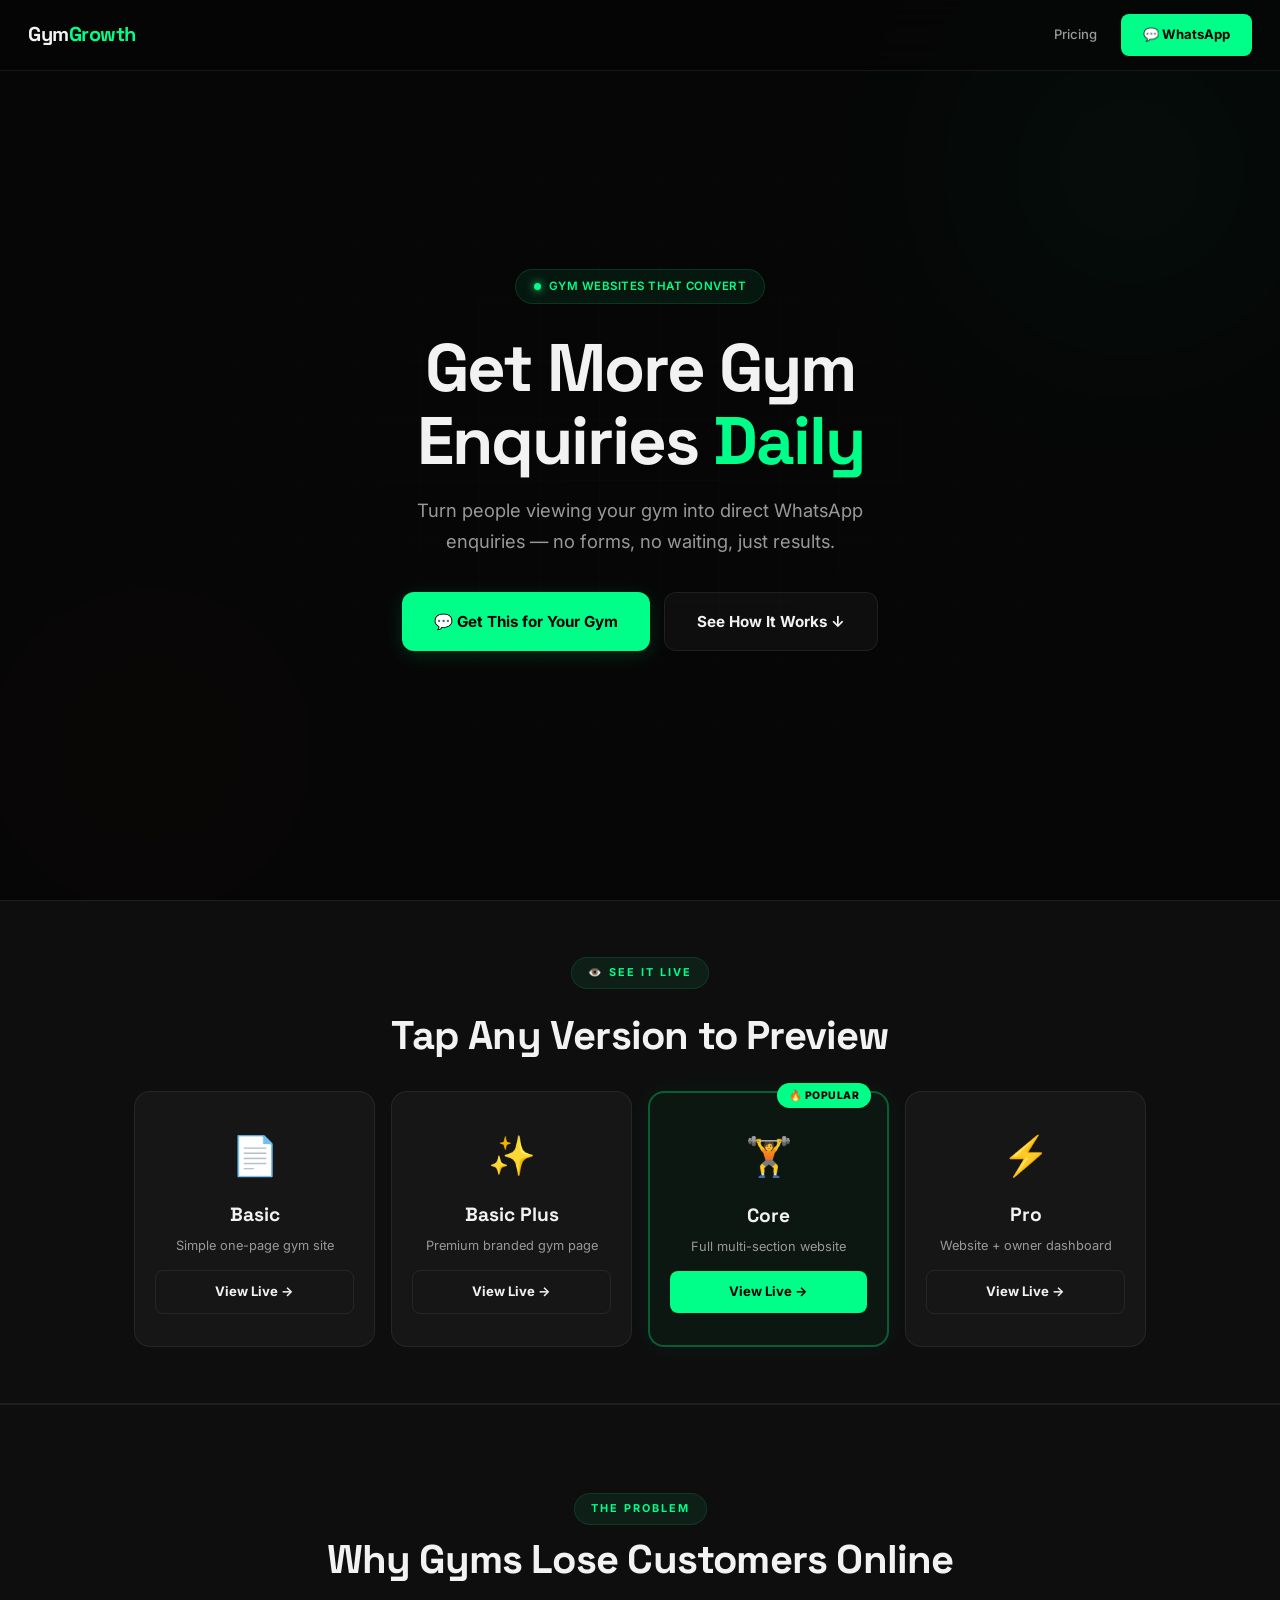
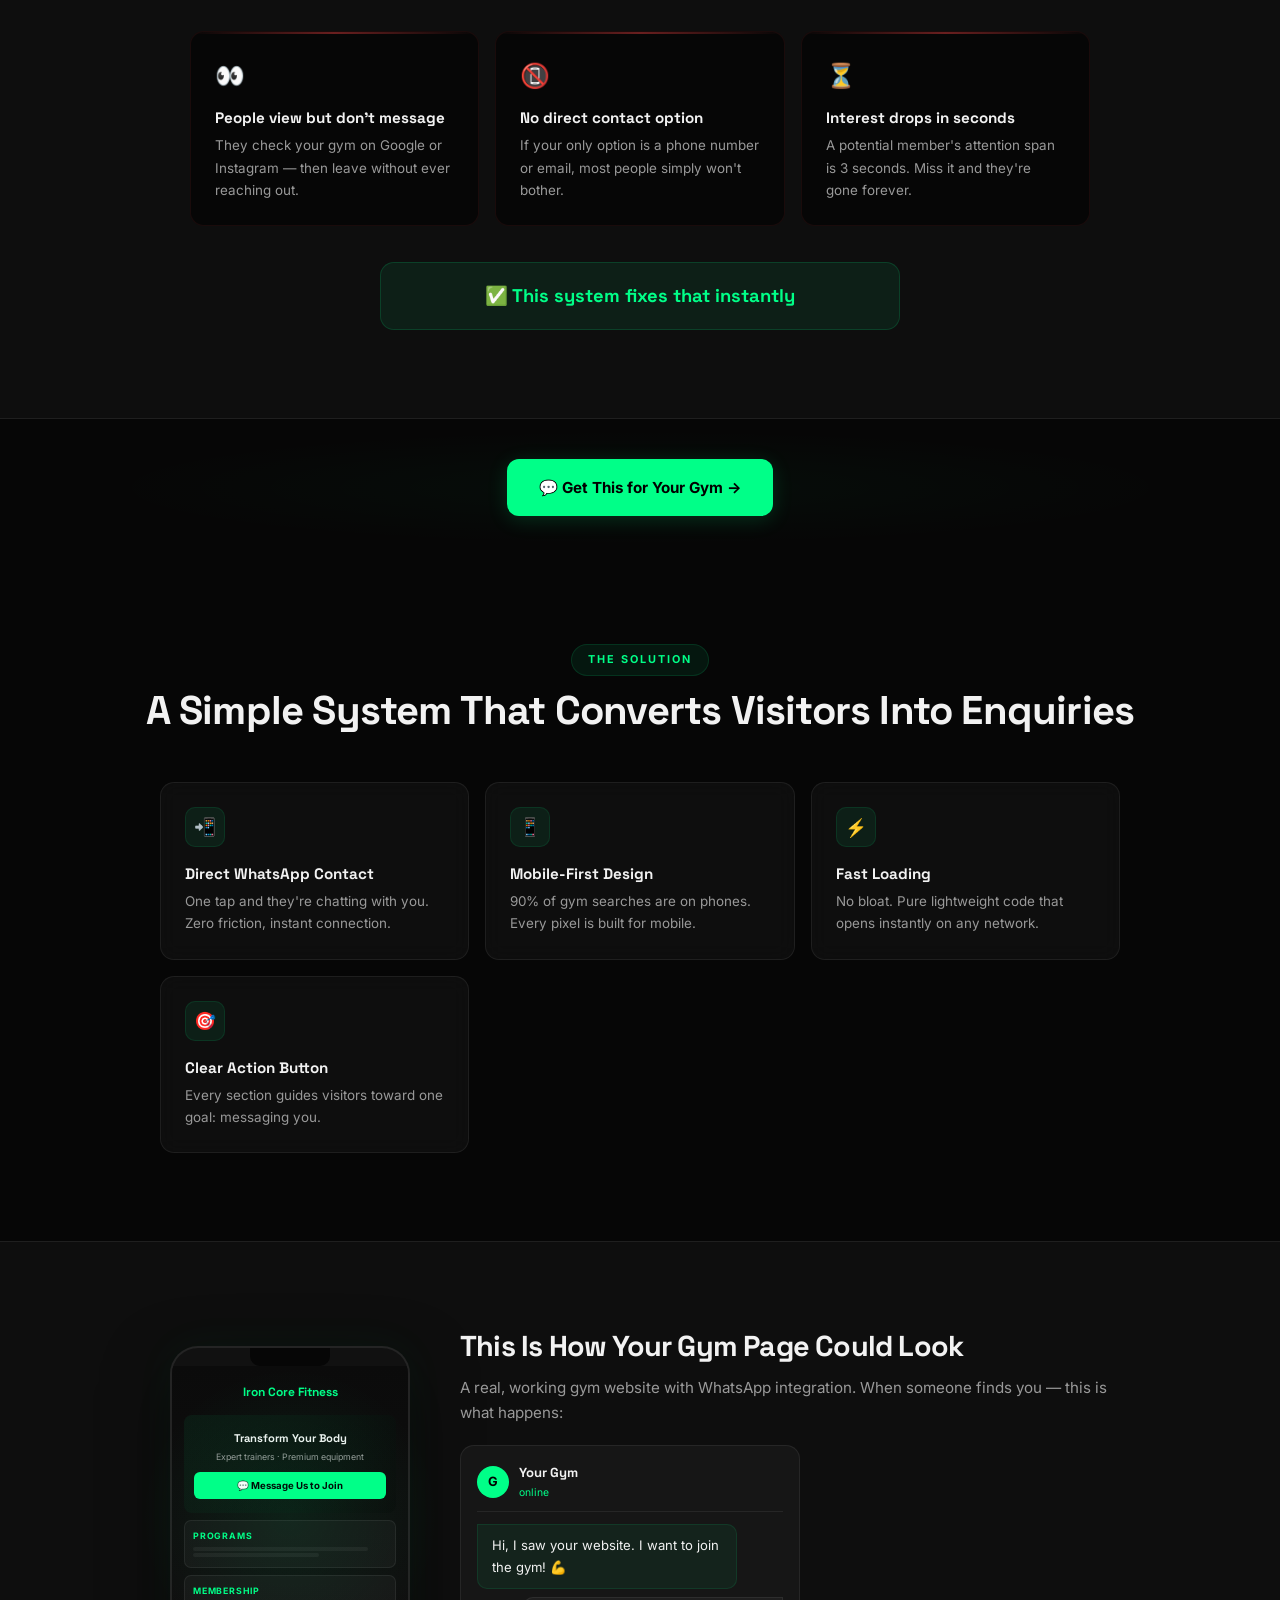
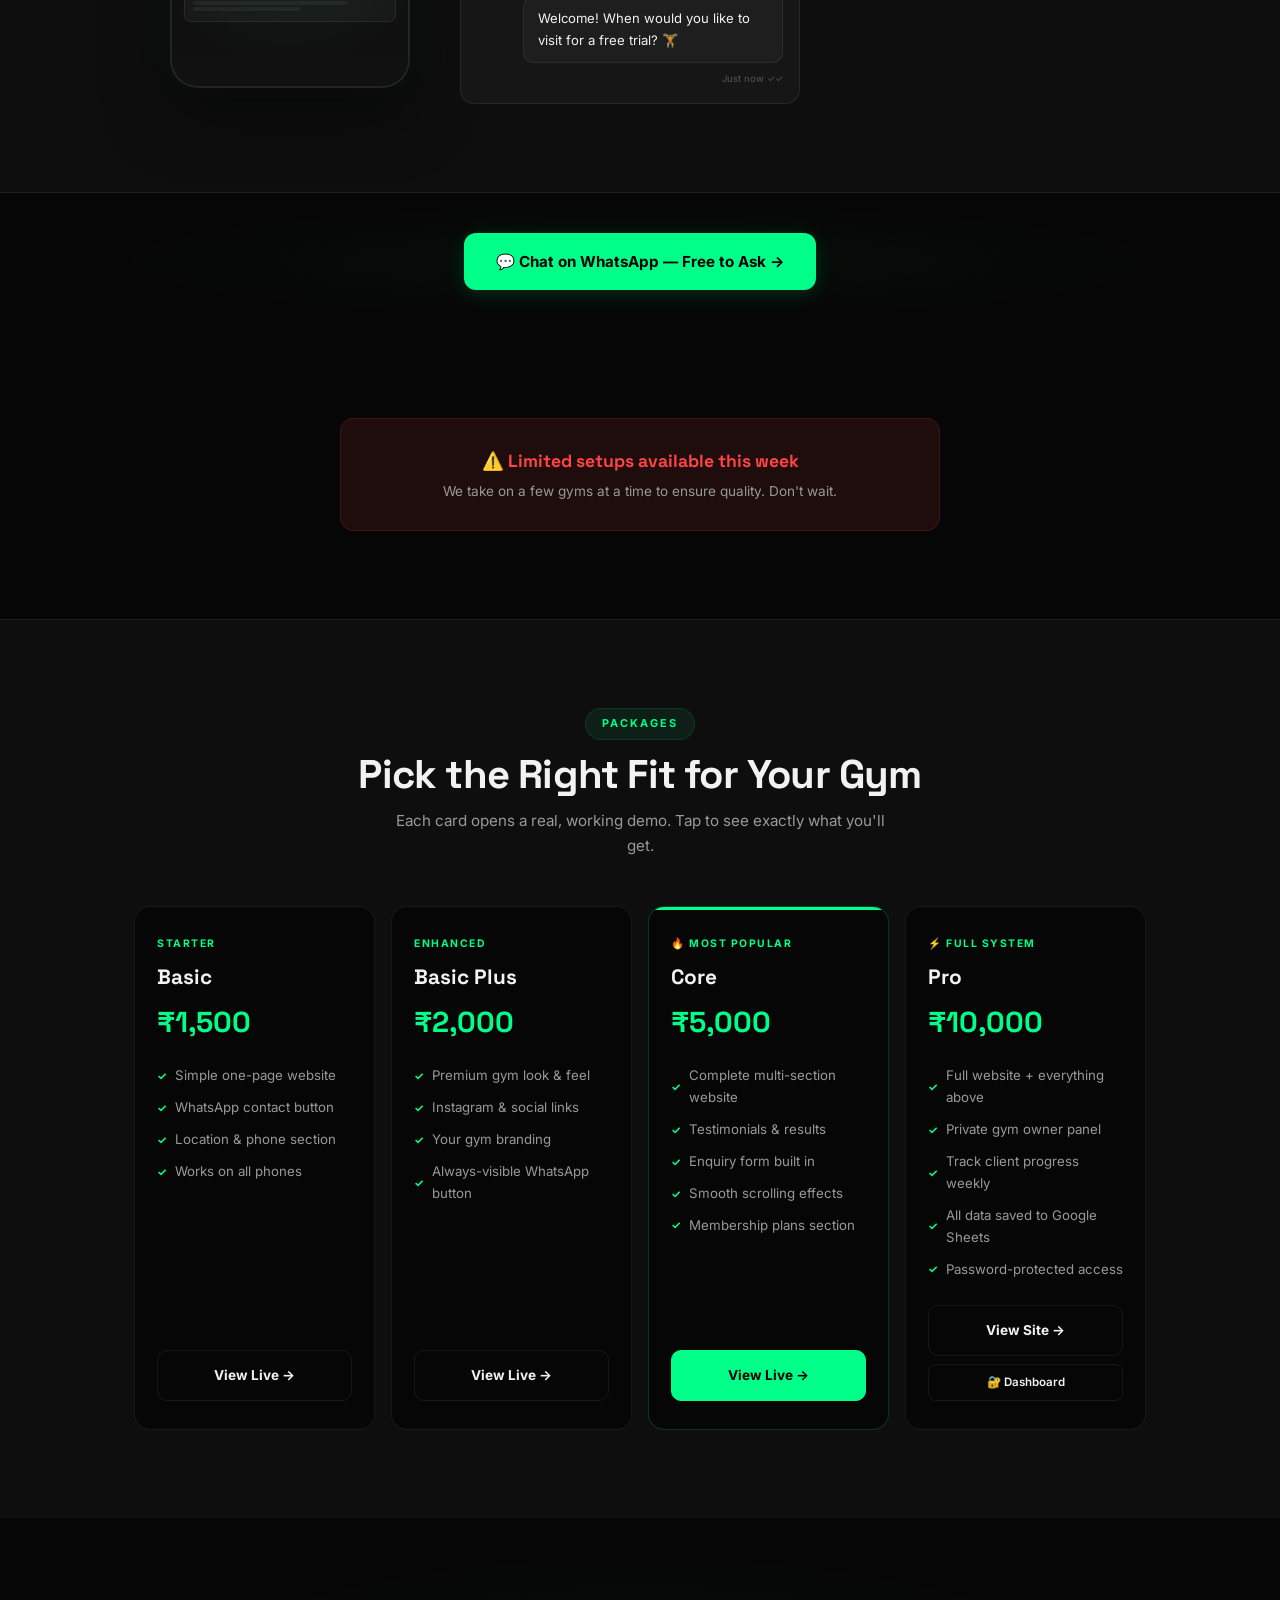
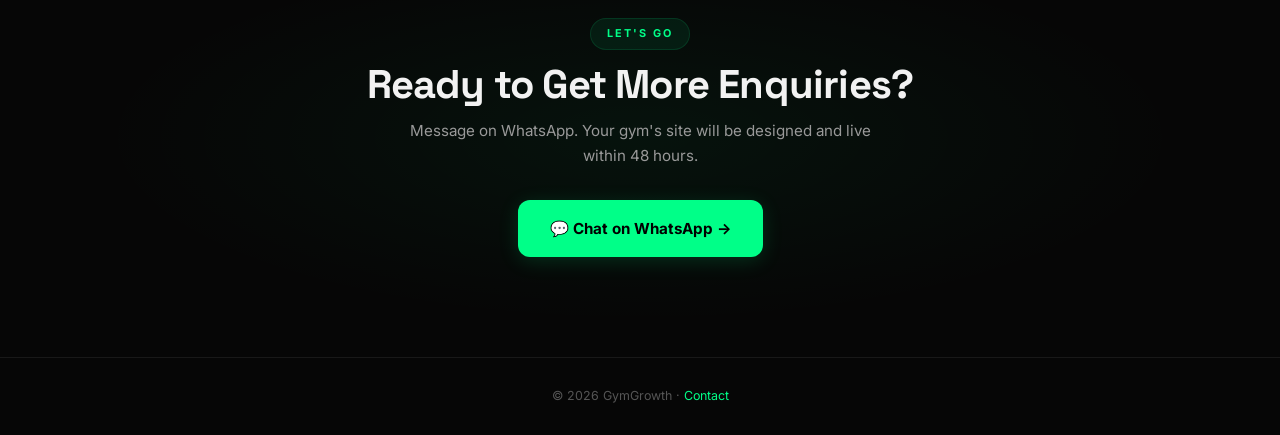
<file: index.html>
<!DOCTYPE html>
<html lang="en">
<head>
  <meta charset="UTF-8">
  <meta name="viewport" content="width=device-width, initial-scale=1.0">
  <title>Get More Gym Enquiries Daily — GymGrowth System</title>
  <meta name="description" content="Turn gym visitors into WhatsApp leads instantly. High-converting websites built for fitness businesses.">
  <link rel="preconnect" href="https://fonts.googleapis.com">
  <link rel="preconnect" href="https://fonts.gstatic.com" crossorigin>
  <link href="https://fonts.googleapis.com/css2?family=Space+Grotesk:wght@400;600;700;800&family=Inter:wght@400;500;600&display=swap" rel="stylesheet">
  <link rel="stylesheet" href="hub-styles.css">
</head>
<body>

<nav class="nav">
  <div class="nav-logo">Gym<i>Growth</i></div>
  <div class="nav-r">
    <a href="#pricing" class="nav-link">Pricing</a>
    <a href="https://wa.me/916360535945?text=I%20want%20a%20gym%20website" target="_blank" class="nav-btn">💬 WhatsApp</a>
  </div>
</nav>

<!-- 1. HERO -->
<section class="hero">
  <div class="hero-tex"></div>
  <div class="hero-glow"></div>
  <div class="hero-glow hero-glow2"></div>
  <div class="hero-inner">
    <div class="hero-tag"><span class="dot"></span> Gym Websites That Convert</div>
    <h1>Get More Gym<br>Enquiries <em>Daily</em></h1>
    <p class="hero-sub">Turn people viewing your gym into direct WhatsApp enquiries — no forms, no waiting, just results.</p>
    <div class="hero-ctas">
      <a href="https://wa.me/916360535945?text=I%20want%20this%20for%20my%20gym" target="_blank" class="btn btn-g">💬 Get This for Your Gym</a>
      <a href="#demo" class="btn btn-o">See How It Works ↓</a>
    </div>
  </div>
</section>

<!-- LIVE DEMOS — big prominent cards right below hero -->
<section style="background:var(--bg2);border-top:1px solid var(--gb);border-bottom:1px solid var(--gb);padding:56px 0">
  <div class="wrap">
    <div style="text-align:center;margin-bottom:32px">
      <span class="sl">👁️ See It Live</span>
      <h2 class="st" style="margin-top:12px">Tap Any Version to Preview</h2>
    </div>
    <div style="display:grid;grid-template-columns:repeat(auto-fit,minmax(220px,1fr));gap:16px">

      <a href="./basic_1500/" style="display:flex;flex-direction:column;align-items:center;padding:32px 20px;background:var(--glass);border:1px solid var(--gb);border-radius:16px;text-align:center;transition:all .35s;text-decoration:none;color:var(--white)"
         onmouseover="this.style.borderColor='#00ff88';this.style.transform='translateY(-6px)';this.style.boxShadow='0 16px 48px rgba(0,0,0,.4)'"
         onmouseout="this.style.borderColor='';this.style.transform='';this.style.boxShadow=''">
        <div style="font-size:2.4rem;margin-bottom:12px">📄</div>
        <div style="font-family:var(--font-h);font-size:1.2rem;font-weight:800;margin-bottom:4px">Basic</div>
        <div style="font-size:.8rem;color:var(--gray);margin-bottom:14px">Simple one-page gym site</div>
        <div style="padding:10px 24px;border-radius:8px;font-size:.82rem;font-weight:700;border:1px solid var(--gb);width:100%;text-align:center">View Live →</div>
      </a>

      <a href="./basic_plus_2000/" style="display:flex;flex-direction:column;align-items:center;padding:32px 20px;background:var(--glass);border:1px solid var(--gb);border-radius:16px;text-align:center;transition:all .35s;text-decoration:none;color:var(--white)"
         onmouseover="this.style.borderColor='#00ff88';this.style.transform='translateY(-6px)';this.style.boxShadow='0 16px 48px rgba(0,0,0,.4)'"
         onmouseout="this.style.borderColor='';this.style.transform='';this.style.boxShadow=''">
        <div style="font-size:2.4rem;margin-bottom:12px">✨</div>
        <div style="font-family:var(--font-h);font-size:1.2rem;font-weight:800;margin-bottom:4px">Basic Plus</div>
        <div style="font-size:.8rem;color:var(--gray);margin-bottom:14px">Premium branded gym page</div>
        <div style="padding:10px 24px;border-radius:8px;font-size:.82rem;font-weight:700;border:1px solid var(--gb);width:100%;text-align:center">View Live →</div>
      </a>

      <a href="./core_5000/" style="display:flex;flex-direction:column;align-items:center;padding:32px 20px;background:rgba(0,255,136,.04);border:2px solid rgba(0,255,136,.3);border-radius:16px;text-align:center;transition:all .35s;text-decoration:none;color:var(--white);position:relative;box-shadow:0 0 30px rgba(0,255,136,.06)"
         onmouseover="this.style.transform='translateY(-6px)';this.style.boxShadow='0 16px 48px rgba(0,255,136,.12)'"
         onmouseout="this.style.transform='';this.style.boxShadow='0 0 30px rgba(0,255,136,.06)'">
        <div style="position:absolute;top:-10px;right:16px;padding:4px 12px;background:var(--green);color:#000;border-radius:20px;font-size:.65rem;font-weight:800;letter-spacing:.5px">🔥 POPULAR</div>
        <div style="font-size:2.4rem;margin-bottom:12px">🏋️</div>
        <div style="font-family:var(--font-h);font-size:1.2rem;font-weight:800;margin-bottom:4px">Core</div>
        <div style="font-size:.8rem;color:var(--gray);margin-bottom:14px">Full multi-section website</div>
        <div style="padding:10px 24px;border-radius:8px;font-size:.82rem;font-weight:700;background:var(--green);color:#000;width:100%;text-align:center">View Live →</div>
      </a>

      <a href="./pro_10000/public_site/" style="display:flex;flex-direction:column;align-items:center;padding:32px 20px;background:var(--glass);border:1px solid var(--gb);border-radius:16px;text-align:center;transition:all .35s;text-decoration:none;color:var(--white)"
         onmouseover="this.style.borderColor='#00ff88';this.style.transform='translateY(-6px)';this.style.boxShadow='0 16px 48px rgba(0,0,0,.4)'"
         onmouseout="this.style.borderColor='';this.style.transform='';this.style.boxShadow=''">
        <div style="font-size:2.4rem;margin-bottom:12px">⚡</div>
        <div style="font-family:var(--font-h);font-size:1.2rem;font-weight:800;margin-bottom:4px">Pro</div>
        <div style="font-size:.8rem;color:var(--gray);margin-bottom:14px">Website + owner dashboard</div>
        <div style="padding:10px 24px;border-radius:8px;font-size:.82rem;font-weight:700;border:1px solid var(--gb);width:100%;text-align:center">View Live →</div>
      </a>

    </div>
  </div>
</section>

<!-- 2. PROBLEM -->
<section class="prob">
  <div class="wrap">
    <div class="sh fi">
      <span class="sl">The Problem</span>
      <h2 class="st">Why Gyms Lose Customers Online</h2>
    </div>
    <div class="prob-grid">
      <div class="prob-card fi">
        <div class="ic">👀</div>
        <h4>People view but don't message</h4>
        <p>They check your gym on Google or Instagram — then leave without ever reaching out.</p>
      </div>
      <div class="prob-card fi">
        <div class="ic">📵</div>
        <h4>No direct contact option</h4>
        <p>If your only option is a phone number or email, most people simply won't bother.</p>
      </div>
      <div class="prob-card fi">
        <div class="ic">⏳</div>
        <h4>Interest drops in seconds</h4>
        <p>A potential member's attention span is 3 seconds. Miss it and they're gone forever.</p>
      </div>
    </div>
    <div class="prob-fix fi">✅ This system fixes that instantly</div>
  </div>
</section>

<!-- CTA -->
<div class="cb fi">
  <a href="https://wa.me/916360535945?text=I%20want%20more%20enquiries" target="_blank" class="btn btn-g">💬 Get This for Your Gym →</a>
</div>

<!-- 3. SOLUTION -->
<section>
  <div class="wrap">
    <div class="sh fi">
      <span class="sl">The Solution</span>
      <h2 class="st">A Simple System That Converts Visitors Into Enquiries</h2>
    </div>
    <div class="sol-grid">
      <div class="sol-card fi">
        <div class="ic">📲</div>
        <h4>Direct WhatsApp Contact</h4>
        <p>One tap and they're chatting with you. Zero friction, instant connection.</p>
      </div>
      <div class="sol-card fi">
        <div class="ic">📱</div>
        <h4>Mobile-First Design</h4>
        <p>90% of gym searches are on phones. Every pixel is built for mobile.</p>
      </div>
      <div class="sol-card fi">
        <div class="ic">⚡</div>
        <h4>Fast Loading</h4>
        <p>No bloat. Pure lightweight code that opens instantly on any network.</p>
      </div>
      <div class="sol-card fi">
        <div class="ic">🎯</div>
        <h4>Clear Action Button</h4>
        <p>Every section guides visitors toward one goal: messaging you.</p>
      </div>
    </div>
  </div>
</section>

<!-- 4. DEMO PREVIEW -->
<section class="demo" id="demo">
  <div class="wrap">
    <div class="demo-inner">
      <div class="demo-phone fi">
        <div class="demo-phone-glow"></div>
        <div class="pf">
          <div class="ph">
            <div class="ph-n"></div>
            <div class="ph-s">
              <div class="ph-h">Iron Core Fitness</div>
              <div class="ph-hero">
                <h3>Transform Your Body</h3>
                <p>Expert trainers · Premium equipment</p>
                <div class="ph-b">💬 Message Us to Join</div>
              </div>
              <div class="ph-sec">
                <div class="ph-lbl">Programs</div>
                <div class="ph-bar" style="width:90%"></div>
                <div class="ph-bar" style="width:65%"></div>
              </div>
              <div class="ph-sec">
                <div class="ph-lbl">Membership</div>
                <div class="ph-bar" style="width:80%"></div>
                <div class="ph-bar" style="width:55%"></div>
              </div>
            </div>
          </div>
        </div>
      </div>
      <div class="demo-text fi">
        <h2>This Is How Your Gym Page Could Look</h2>
        <p>A real, working gym website with WhatsApp integration. When someone finds you — this is what happens:</p>
        <div class="wa-preview">
          <div class="wa-header">
            <div class="wa-avatar">G</div>
            <div><div class="wa-name">Your Gym</div><div class="wa-online">online</div></div>
          </div>
          <div class="wa-msg">Hi, I saw your website. I want to join the gym! 💪</div>
          <div class="wa-msg out">Welcome! When would you like to visit for a free trial? 🏋️</div>
          <div class="wa-time">Just now ✓✓</div>
        </div>
      </div>
    </div>
  </div>
</section>

<!-- CTA -->
<div class="cb fi">
  <a href="https://wa.me/916360535945?text=I%20want%20this%20system" target="_blank" class="btn btn-g">💬 Chat on WhatsApp — Free to Ask →</a>
</div>

<!-- 5. URGENCY -->
<section>
  <div class="wrap">
    <div class="urg fi">
      <p>⚠️ Limited setups available this week</p>
      <div class="sub">We take on a few gyms at a time to ensure quality. Don't wait.</div>
    </div>
  </div>
</section>

<!-- 6. PRICING -->
<section class="pricing" id="pricing">
  <div class="wrap">
    <div class="sh fi">
      <span class="sl">Packages</span>
      <h2 class="st">Pick the Right Fit for Your Gym</h2>
      <p class="ss">Each card opens a real, working demo. Tap to see exactly what you'll get.</p>
    </div>
    <div class="pkg-grid">
      <div class="pkg fi">
        <div class="pkg-t">Starter</div>
        <div class="pkg-n">Basic</div>
        <div class="pkg-p">₹1,500</div>
        <ul class="pkg-l">
          <li>Simple one-page website</li>
          <li>WhatsApp contact button</li>
          <li>Location & phone section</li>
          <li>Works on all phones</li>
        </ul>
        <a href="./basic_1500/" class="pkg-a">View Live →</a>
      </div>
      <div class="pkg fi">
        <div class="pkg-t">Enhanced</div>
        <div class="pkg-n">Basic Plus</div>
        <div class="pkg-p">₹2,000</div>
        <ul class="pkg-l">
          <li>Premium gym look & feel</li>
          <li>Instagram & social links</li>
          <li>Your gym branding</li>
          <li>Always-visible WhatsApp button</li>
        </ul>
        <a href="./basic_plus_2000/" class="pkg-a">View Live →</a>
      </div>
      <div class="pkg hot fi">
        <div class="pkg-t">🔥 Most Popular</div>
        <div class="pkg-n">Core</div>
        <div class="pkg-p">₹5,000</div>
        <ul class="pkg-l">
          <li>Complete multi-section website</li>
          <li>Testimonials & results</li>
          <li>Enquiry form built in</li>
          <li>Smooth scrolling effects</li>
          <li>Membership plans section</li>
        </ul>
        <a href="./core_5000/" class="pkg-a">View Live →</a>
      </div>
      <div class="pkg fi">
        <div class="pkg-t">⚡ Full System</div>
        <div class="pkg-n">Pro</div>
        <div class="pkg-p">₹10,000</div>
        <ul class="pkg-l">
          <li>Full website + everything above</li>
          <li>Private gym owner panel</li>
          <li>Track client progress weekly</li>
          <li>All data saved to Google Sheets</li>
          <li>Password-protected access</li>
        </ul>
        <a href="./pro_10000/public_site/" class="pkg-a">View Site →</a>
        <div class="pkg-lk"><a href="./pro_10000/owner_dashboard/">🔐 Dashboard</a></div>
      </div>
    </div>
  </div>
</section>

<!-- 7. FINAL CTA -->
<section class="fcta">
  <div class="wrap fi">
    <span class="sl">Let's Go</span>
    <h2 class="st">Ready to Get More Enquiries?</h2>
    <p class="ss" style="margin:0 auto 32px">Message on WhatsApp. Your gym's site will be designed and live within 48 hours.</p>
    <a href="https://wa.me/916360535945?text=Hi%2C%20I%20want%20a%20gym%20website.%20Let's%20start!" target="_blank" class="btn btn-g">💬 Chat on WhatsApp →</a>
  </div>
</section>

<footer><p>© 2026 GymGrowth · <a href="https://wa.me/916360535945">Contact</a></p></footer>

<div class="sticky">
  <a href="https://wa.me/916360535945?text=I%20want%20a%20gym%20website" target="_blank">💬 Chat on WhatsApp</a>
</div>

<script>
const o=new IntersectionObserver(e=>{e.forEach(x=>{if(x.isIntersecting){x.target.classList.add('v');o.unobserve(x.target)}})},{threshold:.1});
document.querySelectorAll('.fi').forEach(el=>o.observe(el));
</script>
</body>
</html>
</file>
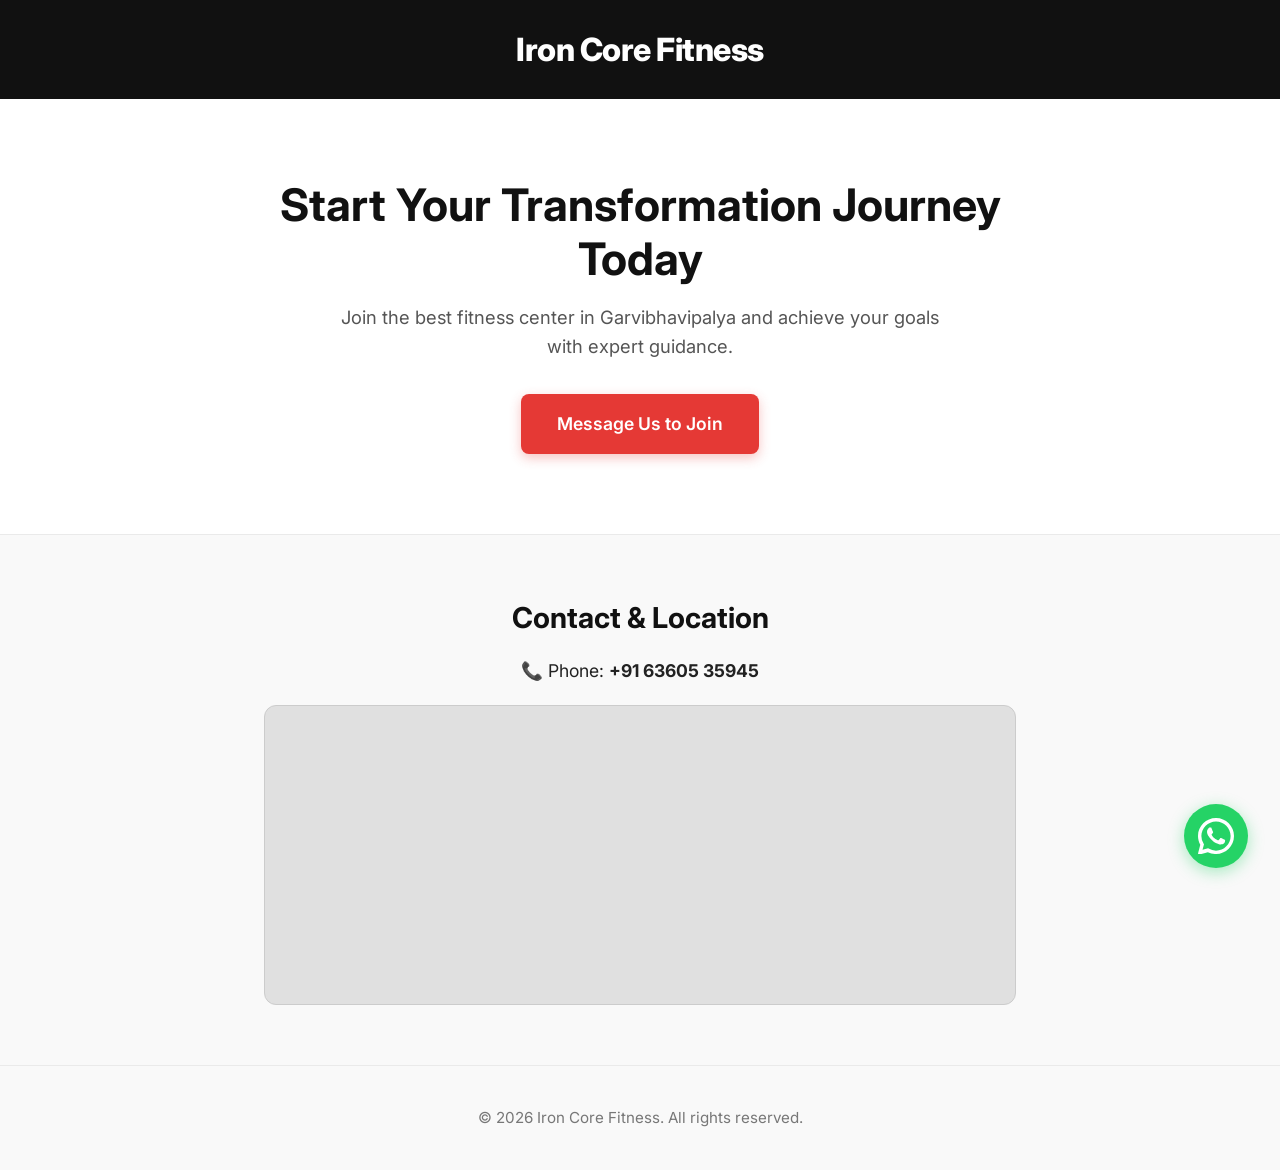
<file: basic_1500/index.html>
<!DOCTYPE html>
<html lang="en">
<head>
  <meta charset="UTF-8" />
  <meta name="viewport" content="width=device-width, initial-scale=1.0" />
  <title>Iron Core Fitness | Official Site</title>
  <link rel="preconnect" href="https://fonts.googleapis.com" />
  <link rel="preconnect" href="https://fonts.gstatic.com" crossorigin />
  <link href="https://fonts.googleapis.com/css2?family=Inter:wght@400;600;800&display=swap" rel="stylesheet" />
  <link rel="stylesheet" href="styles.css" />
</head>
<body>
  <header>
    <div class="container">
      <h1>Iron Core Fitness</h1>
    </div>
  </header>

  <section class="hero">
    <div class="container">
      <h2>Start Your Transformation Journey Today</h2>
      <p>Join the best fitness center in Garvibhavipalya and achieve your goals with expert guidance.</p>
      <a href="https://wa.me/916360535945?text=I%20want%20to%20join" target="_blank" rel="noopener" class="btn">Message Us to Join</a>
    </div>
  </section>

  <section class="info">
    <div class="container">
      <h3>Contact & Location</h3>
      <p style="margin-bottom: 20px; font-size: 1.1rem;">📞 Phone: <strong>+91 63605 35945</strong></p>
      
      <!-- Replace with actual iframe -->
      <div class="map-container">
        <iframe src="https://www.google.com/maps/embed?pb=!1m18!1m12!1m3!1d3889.043644917631!2d77.63229711482128!3d12.904928190899661!2m3!1f0!2f0!3f0!3m2!1i1024!2i768!4f13.1!3m3!1m2!1s0x3bae148eb8473cbf%3A0xe726888fc905eab9!2sGarvebhavi%20Palya%2C%20Bengaluru%2C%20Karnataka!5e0!3m2!1sen!2sin!4v1680000000000!5m2!1sen!2sin" width="100%" height="100%" style="border:0; min-height: 400px; border-radius: 16px;" allowfullscreen="" loading="lazy" referrerpolicy="no-referrer-when-downgrade"></iframe>
        
      </div>
    </div>
  </section>

  <footer>
    <div class="container">
      <p>&copy; 2026 Iron Core Fitness. All rights reserved.</p>
    </div>
  </footer>

  <!-- Floating WhatsApp -->
  <a class="wa-float" href="https://wa.me/916360535945?text=I%20want%20to%20join" target="_blank" rel="noopener" aria-label="WhatsApp">
    <svg viewBox="0 0 24 24" fill="currentColor"><path d="M17.472 14.382c-.297-.149-1.758-.867-2.03-.967-.273-.099-.471-.148-.67.15-.197.297-.767.966-.94 1.164-.173.199-.347.223-.644.075-.297-.15-1.255-.463-2.39-1.475-.883-.788-1.48-1.761-1.653-2.059-.173-.297-.018-.458.13-.606.134-.133.298-.347.446-.52.149-.174.198-.298.298-.497.099-.198.05-.371-.025-.52-.075-.149-.669-1.612-.916-2.207-.242-.579-.487-.5-.669-.51-.173-.008-.371-.01-.57-.01-.198 0-.52.074-.792.372-.272.297-1.04 1.016-1.04 2.479 0 1.462 1.065 2.875 1.213 3.074.149.198 2.096 3.2 5.077 4.487.709.306 1.262.489 1.694.625.712.227 1.36.195 1.871.118.571-.085 1.758-.719 2.006-1.413.248-.694.248-1.289.173-1.413-.074-.124-.272-.198-.57-.347z"/><path d="M12 0C5.373 0 0 5.373 0 12c0 2.125.557 4.118 1.528 5.845L.057 23.428a.75.75 0 00.916.916l5.583-1.471A11.943 11.943 0 0012 24c6.627 0 12-5.373 12-12S18.627 0 12 0zm0 21.75a9.713 9.713 0 01-4.953-1.354l-.355-.211-3.676.968.983-3.593-.231-.368A9.712 9.712 0 012.25 12C2.25 6.615 6.615 2.25 12 2.25S21.75 6.615 21.75 12 17.385 21.75 12 21.75z"/></svg>
  </a>
</body>
</html>
</file>
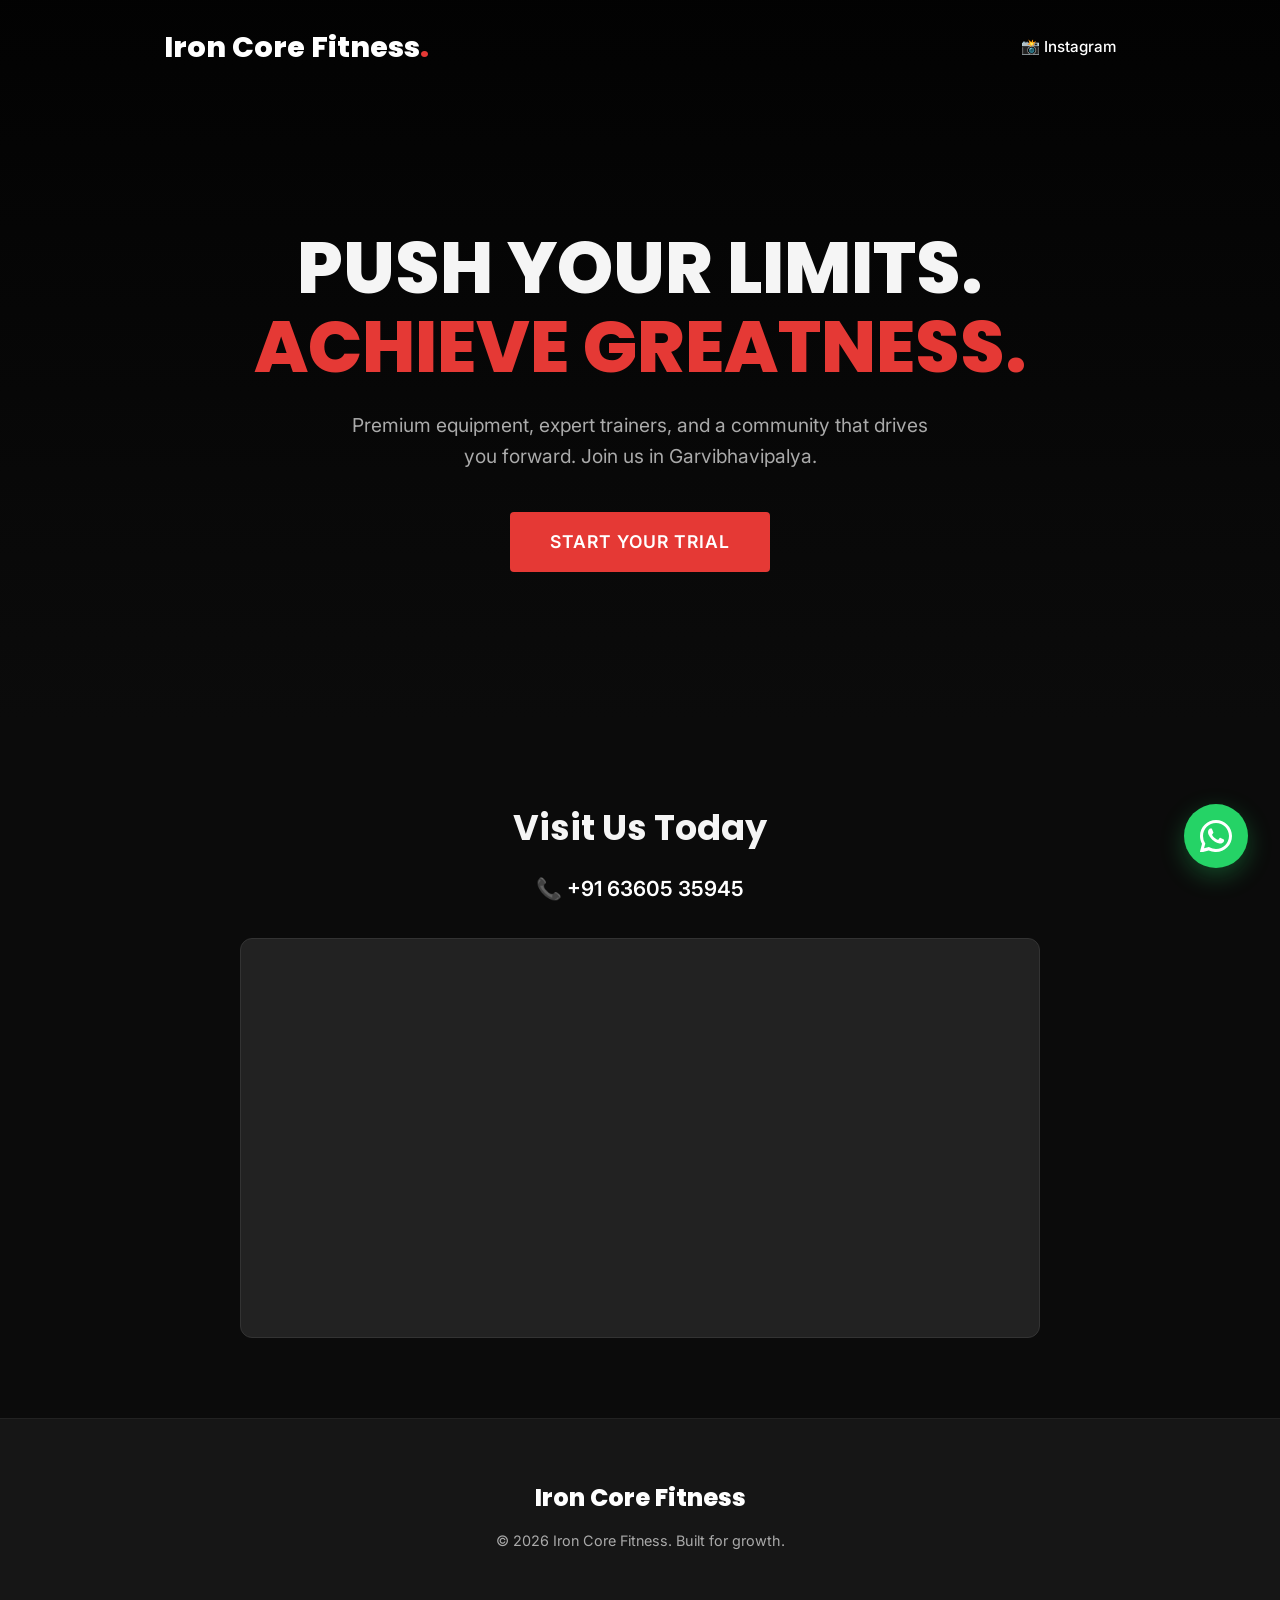
<file: basic_plus_2000/index.html>
<!DOCTYPE html>
<html lang="en">
<head>
  <meta charset="UTF-8" />
  <meta name="viewport" content="width=device-width, initial-scale=1.0" />
  <title>Iron Core Fitness | Premium Fitness</title>
  <link rel="preconnect" href="https://fonts.googleapis.com" />
  <link rel="preconnect" href="https://fonts.gstatic.com" crossorigin />
  <link href="https://fonts.googleapis.com/css2?family=Poppins:wght@400;600;800&family=Inter:wght@400;500&display=swap" rel="stylesheet" />
  <link rel="stylesheet" href="styles.css" />
</head>
<body>
  <nav class="navbar">
    <div class="container nav-content">
      <div class="logo">Iron Core Fitness<span>.</span></div>
      <div class="socials">
        <a href="https://instagram.com/ironcorefitness" target="_blank" rel="noopener">📸 Instagram</a>
      </div>
    </div>
  </nav>

  <section class="hero">
    <!-- Replace with client gym photo if available -->
    <div class="hero-bg" style="background-image: url('https://images.unsplash.com/photo-1534438327276-14e5300c3a48?q=80&w=1470&auto=format&fit=crop');"></div>
    <div class="hero-overlay"></div>
    <div class="container hero-content">
      <h2>Push Your Limits. <br/><span class="highlight">Achieve Greatness.</span></h2>
      <p>Premium equipment, expert trainers, and a community that drives you forward. Join us in Garvibhavipalya.</p>
      <a href="https://wa.me/916360535945?text=I%20want%20to%20join" target="_blank" rel="noopener" class="btn">Start Your Trial</a>
    </div>
  </section>

  <section class="info dark-section">
    <div class="container">
      <h3>Visit Us Today</h3>
      <p class="phone-num">📞 +91 63605 35945</p>
      
      <div class="map-container">
        <iframe src="https://www.google.com/maps/embed?pb=!1m18!1m12!1m3!1d3889.043644917631!2d77.63229711482128!3d12.904928190899661!2m3!1f0!2f0!3f0!3m2!1i1024!2i768!4f13.1!3m3!1m2!1s0x3bae148eb8473cbf%3A0xe726888fc905eab9!2sGarvebhavi%20Palya%2C%20Bengaluru%2C%20Karnataka!5e0!3m2!1sen!2sin!4v1680000000000!5m2!1sen!2sin" width="100%" height="100%" style="border:0; min-height: 400px; border-radius: 16px;" allowfullscreen="" loading="lazy" referrerpolicy="no-referrer-when-downgrade"></iframe>
        <div style="padding: 180px 0; color: #888; text-align:center;">[Google Map Goes Here]</div>
      </div>
    </div>
  </section>

  <footer>
    <div class="container">
      <div class="footer-logo">Iron Core Fitness</div>
      <p>&copy; 2026 Iron Core Fitness. Built for growth.</p>
    </div>
  </footer>

  <!-- Floating WhatsApp -->
  <a class="wa-float" href="https://wa.me/916360535945?text=I%20want%20to%20join" target="_blank" rel="noopener" aria-label="WhatsApp">
    <svg viewBox="0 0 24 24" fill="currentColor"><path d="M17.472 14.382c-.297-.149-1.758-.867-2.03-.967-.273-.099-.471-.148-.67.15-.197.297-.767.966-.94 1.164-.173.199-.347.223-.644.075-.297-.15-1.255-.463-2.39-1.475-.883-.788-1.48-1.761-1.653-2.059-.173-.297-.018-.458.13-.606.134-.133.298-.347.446-.52.149-.174.198-.298.298-.497.099-.198.05-.371-.025-.52-.075-.149-.669-1.612-.916-2.207-.242-.579-.487-.5-.669-.51-.173-.008-.371-.01-.57-.01-.198 0-.52.074-.792.372-.272.297-1.04 1.016-1.04 2.479 0 1.462 1.065 2.875 1.213 3.074.149.198 2.096 3.2 5.077 4.487.709.306 1.262.489 1.694.625.712.227 1.36.195 1.871.118.571-.085 1.758-.719 2.006-1.413.248-.694.248-1.289.173-1.413-.074-.124-.272-.198-.57-.347z"/><path d="M12 0C5.373 0 0 5.373 0 12c0 2.125.557 4.118 1.528 5.845L.057 23.428a.75.75 0 00.916.916l5.583-1.471A11.943 11.943 0 0012 24c6.627 0 12-5.373 12-12S18.627 0 12 0zm0 21.75a9.713 9.713 0 01-4.953-1.354l-.355-.211-3.676.968.983-3.593-.231-.368A9.712 9.712 0 012.25 12C2.25 6.615 6.615 2.25 12 2.25S21.75 6.615 21.75 12 17.385 21.75 12 21.75z"/></svg>
  </a>
</body>
</html>
</file>
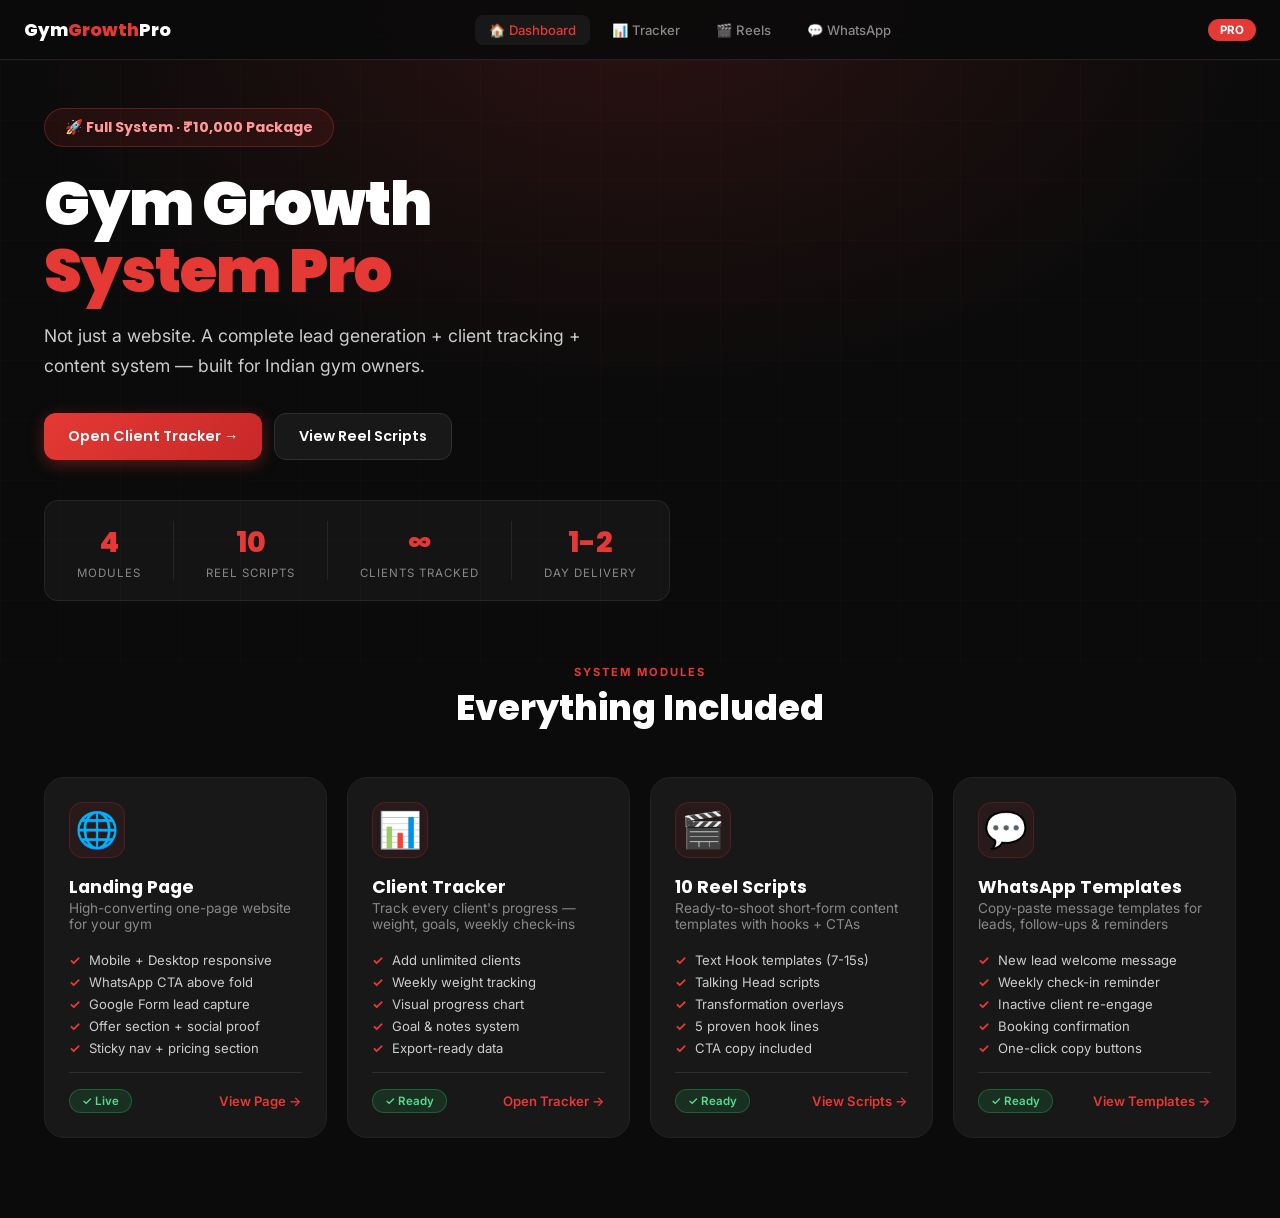
<file: pro_10000/owner_dashboard/index.html>
<!DOCTYPE html>
<html lang="en">
<head>
  <meta charset="UTF-8"/>
  <meta name="viewport" content="width=device-width,initial-scale=1"/>
  <title>Gym Growth System Pro — Dashboard</title>
  <link rel="stylesheet" href="shared.css"/>
  <style>
    .hero { padding: 108px 0 64px; position: relative; overflow: hidden; }
    .hero-glow { position:absolute;top:0;left:0;right:0;height:400px;background:radial-gradient(ellipse at 50% 0%,rgba(229,57,53,.15) 0%,transparent 70%);pointer-events:none; }
    .hero-grid { position:absolute;inset:0;opacity:.04;background-image:linear-gradient(rgba(229,57,53,.8) 1px,transparent 1px),linear-gradient(90deg,rgba(229,57,53,.8) 1px,transparent 1px);background-size:60px 60px; }
    .hero-inner { position:relative;z-index:1;max-width:760px; }
    .hero-price { display:inline-flex;align-items:center;gap:10px;background:rgba(229,57,53,.1);border:1px solid rgba(229,57,53,.3);border-radius:20px;padding:8px 20px;font-size:.9rem;color:#ff9999;font-family:var(--font-h);font-weight:700;margin-bottom:24px; }
    .hero h1 { font-size:clamp(2.4rem,5vw,3.8rem);font-weight:900;letter-spacing:-1px;line-height:1.1; }
    .hero p { font-size:1.1rem;margin-top:16px;max-width:580px; }
    .hero-actions { display:flex;gap:12px;flex-wrap:wrap;margin-top:32px; }
    .hero-stats { display:flex;gap:0;background:rgba(255,255,255,.04);border:1px solid rgba(255,255,255,.07);border-radius:14px;padding:20px 0;margin-top:40px;width:fit-content; }
    .hstat { padding:0 32px;text-align:center;border-right:1px solid rgba(255,255,255,.08); }
    .hstat:last-child{border-right:none;}
    .hstat-n { display:block;font-family:var(--font-h);font-size:1.8rem;font-weight:800;color:var(--red); }
    .hstat-l { font-size:.72rem;color:var(--gray2);letter-spacing:1px;text-transform:uppercase;display:block;margin-top:2px; }

    /* MODULES */
    .modules { padding: 0 0 80px; }
    .modules-title { text-align:center;margin-bottom:48px; }
    .modules-grid { display:grid;grid-template-columns:repeat(auto-fit,minmax(280px,1fr));gap:20px; }
    .module-card { display:flex;flex-direction:column;gap:16px;cursor:pointer; }
    .module-card:hover { border-color:rgba(229,57,53,.5); }
    .mod-icon { font-size:2.2rem;width:56px;height:56px;display:flex;align-items:center;justify-content:center;background:rgba(229,57,53,.08);border:1px solid rgba(229,57,53,.2);border-radius:14px; }
    .mod-title { font-family:var(--font-h);font-size:1.1rem;font-weight:700; }
    .mod-desc { font-size:.85rem;color:var(--gray2); }
    .mod-features { display:flex;flex-direction:column;gap:6px;margin-top:4px; }
    .mod-features li { font-size:.82rem;color:var(--gray1);display:flex;align-items:center;gap:8px; }
    .mod-features li::before { content:"✓";color:var(--red);font-weight:700;flex-shrink:0; }
    .mod-footer { margin-top:auto;padding-top:16px;border-top:1px solid var(--border2);display:flex;align-items:center;justify-content:space-between; }
    .mod-link { font-size:.82rem;font-weight:600;color:var(--red);display:flex;align-items:center;gap:4px; }
    .mod-link:hover { text-decoration:underline; }

    /* DELIVERY */
    .delivery { background:var(--bg2);padding:72px 0; }
    .delivery-grid { display:grid;grid-template-columns:1fr 1fr;gap:48px;align-items:start; }
    .delivery h2 { font-size:clamp(1.6rem,3vw,2.2rem);font-weight:800;margin-bottom:20px; }
    .steps { display:flex;flex-direction:column;gap:0; }
    .step { display:flex;align-items:flex-start;gap:16px;padding:16px 0;border-bottom:1px solid var(--border); }
    .step:last-child{border-bottom:none;}
    .step-num { width:32px;height:32px;border-radius:50%;background:rgba(229,57,53,.12);border:1px solid rgba(229,57,53,.3);display:flex;align-items:center;justify-content:center;font-size:.78rem;font-weight:700;color:var(--red);flex-shrink:0; }
    .step-text { font-size:.9rem;padding-top:5px; }

    /* PRICING */
    .pricing { padding: 72px 0; }
    .price-box { background:linear-gradient(160deg,#1a0000,#181818);border:1px solid rgba(229,57,53,.4);border-radius:var(--radius-lg);padding:48px;display:grid;grid-template-columns:1fr 1fr;gap:48px;align-items:center; }
    .price-amount { font-family:var(--font-h);font-size:3.5rem;font-weight:900;color:var(--red);line-height:1; }
    .price-name { font-size:1.1rem;color:var(--gray2);margin-top:4px; }
    .price-includes { display:flex;flex-direction:column;gap:10px;margin-top:20px; }
    .price-includes li { font-size:.9rem;display:flex;align-items:center;gap:10px; }
    .price-includes li::before { content:"✓";color:var(--red);font-weight:700; }
    .price-upsell { background:rgba(229,57,53,.07);border:1px solid rgba(229,57,53,.2);border-radius:var(--radius);padding:20px;margin-top:24px; }
    .price-upsell strong { color:var(--red); }

    @media(max-width:768px){
      .delivery-grid,.price-box{grid-template-columns:1fr;}
      .hstat{padding:0 20px;}
    }
  </style>
</head>
<body>

<nav class="sys-nav">
  <div class="sys-nav-inner">
    <div class="sys-nav-logo">Gym<span>Growth</span>Pro</div>
    <div class="sys-nav-links">
      <a href="index.html" class="active">🏠 <span>Dashboard</span></a>
      <a href="tracker.html">📊 <span>Tracker</span></a>
      <a href="reels.html">🎬 <span>Reels</span></a>
      <a href="whatsapp.html">💬 <span>WhatsApp</span></a>
    </div>
    <div class="sys-nav-badge">PRO</div>
  </div>
</nav>

<section class="hero">
  <div class="hero-glow"></div>
  <div class="hero-grid"></div>
  <div class="wrap">
    <div class="hero-inner">
      <div class="hero-price">🚀 Full System · ₹10,000 Package</div>
      <h1>Gym Growth<br/><span style="color:var(--red)">System Pro</span></h1>
      <p>Not just a website. A complete lead generation + client tracking + content system — built for Indian gym owners.</p>
      <div class="hero-actions">
        <a href="tracker.html" class="btn btn-red">Open Client Tracker →</a>
        <a href="reels.html" class="btn btn-ghost">View Reel Scripts</a>
      </div>
      <div class="hero-stats">
        <div class="hstat"><span class="hstat-n">4</span><span class="hstat-l">Modules</span></div>
        <div class="hstat"><span class="hstat-n">10</span><span class="hstat-l">Reel Scripts</span></div>
        <div class="hstat"><span class="hstat-n">∞</span><span class="hstat-l">Clients Tracked</span></div>
        <div class="hstat"><span class="hstat-n">1-2</span><span class="hstat-l">Day Delivery</span></div>
      </div>
    </div>
  </div>
</section>

<section class="modules">
  <div class="wrap">
    <div class="modules-title">
      <span class="sec-label">System Modules</span>
      <h2 style="font-size:clamp(1.6rem,3vw,2.2rem);font-weight:800;">Everything Included</h2>
    </div>
    <div class="modules-grid">

      <div class="card module-card" onclick="location.href='../public_site/index.html'">
        <div class="mod-icon">🌐</div>
        <div>
          <div class="mod-title">Landing Page</div>
          <div class="mod-desc">High-converting one-page website for your gym</div>
        </div>
        <ul class="mod-features">
          <li>Mobile + Desktop responsive</li>
          <li>WhatsApp CTA above fold</li>
          <li>Google Form lead capture</li>
          <li>Offer section + social proof</li>
          <li>Sticky nav + pricing section</li>
        </ul>
        <div class="mod-footer">
          <span class="badge badge-green">✓ Live</span>
          <a class="mod-link" href="../public_site/index.html">View Page →</a>
        </div>
      </div>

      <div class="card module-card" onclick="location.href='tracker.html'">
        <div class="mod-icon">📊</div>
        <div>
          <div class="mod-title">Client Tracker</div>
          <div class="mod-desc">Track every client's progress — weight, goals, weekly check-ins</div>
        </div>
        <ul class="mod-features">
          <li>Add unlimited clients</li>
          <li>Weekly weight tracking</li>
          <li>Visual progress chart</li>
          <li>Goal & notes system</li>
          <li>Export-ready data</li>
        </ul>
        <div class="mod-footer">
          <span class="badge badge-green">✓ Ready</span>
          <a class="mod-link" href="tracker.html">Open Tracker →</a>
        </div>
      </div>

      <div class="card module-card" onclick="location.href='reels.html'">
        <div class="mod-icon">🎬</div>
        <div>
          <div class="mod-title">10 Reel Scripts</div>
          <div class="mod-desc">Ready-to-shoot short-form content templates with hooks + CTAs</div>
        </div>
        <ul class="mod-features">
          <li>Text Hook templates (7-15s)</li>
          <li>Talking Head scripts</li>
          <li>Transformation overlays</li>
          <li>5 proven hook lines</li>
          <li>CTA copy included</li>
        </ul>
        <div class="mod-footer">
          <span class="badge badge-green">✓ Ready</span>
          <a class="mod-link" href="reels.html">View Scripts →</a>
        </div>
      </div>

      <div class="card module-card" onclick="location.href='whatsapp.html'">
        <div class="mod-icon">💬</div>
        <div>
          <div class="mod-title">WhatsApp Templates</div>
          <div class="mod-desc">Copy-paste message templates for leads, follow-ups & reminders</div>
        </div>
        <ul class="mod-features">
          <li>New lead welcome message</li>
          <li>Weekly check-in reminder</li>
          <li>Inactive client re-engage</li>
          <li>Booking confirmation</li>
          <li>One-click copy buttons</li>
        </ul>
        <div class="mod-footer">
          <span class="badge badge-green">✓ Ready</span>
          <a class="mod-link" href="whatsapp.html">View Templates →</a>
        </div>
      </div>

    </div>
  </div>
</section>



</body>
</html>
</file>
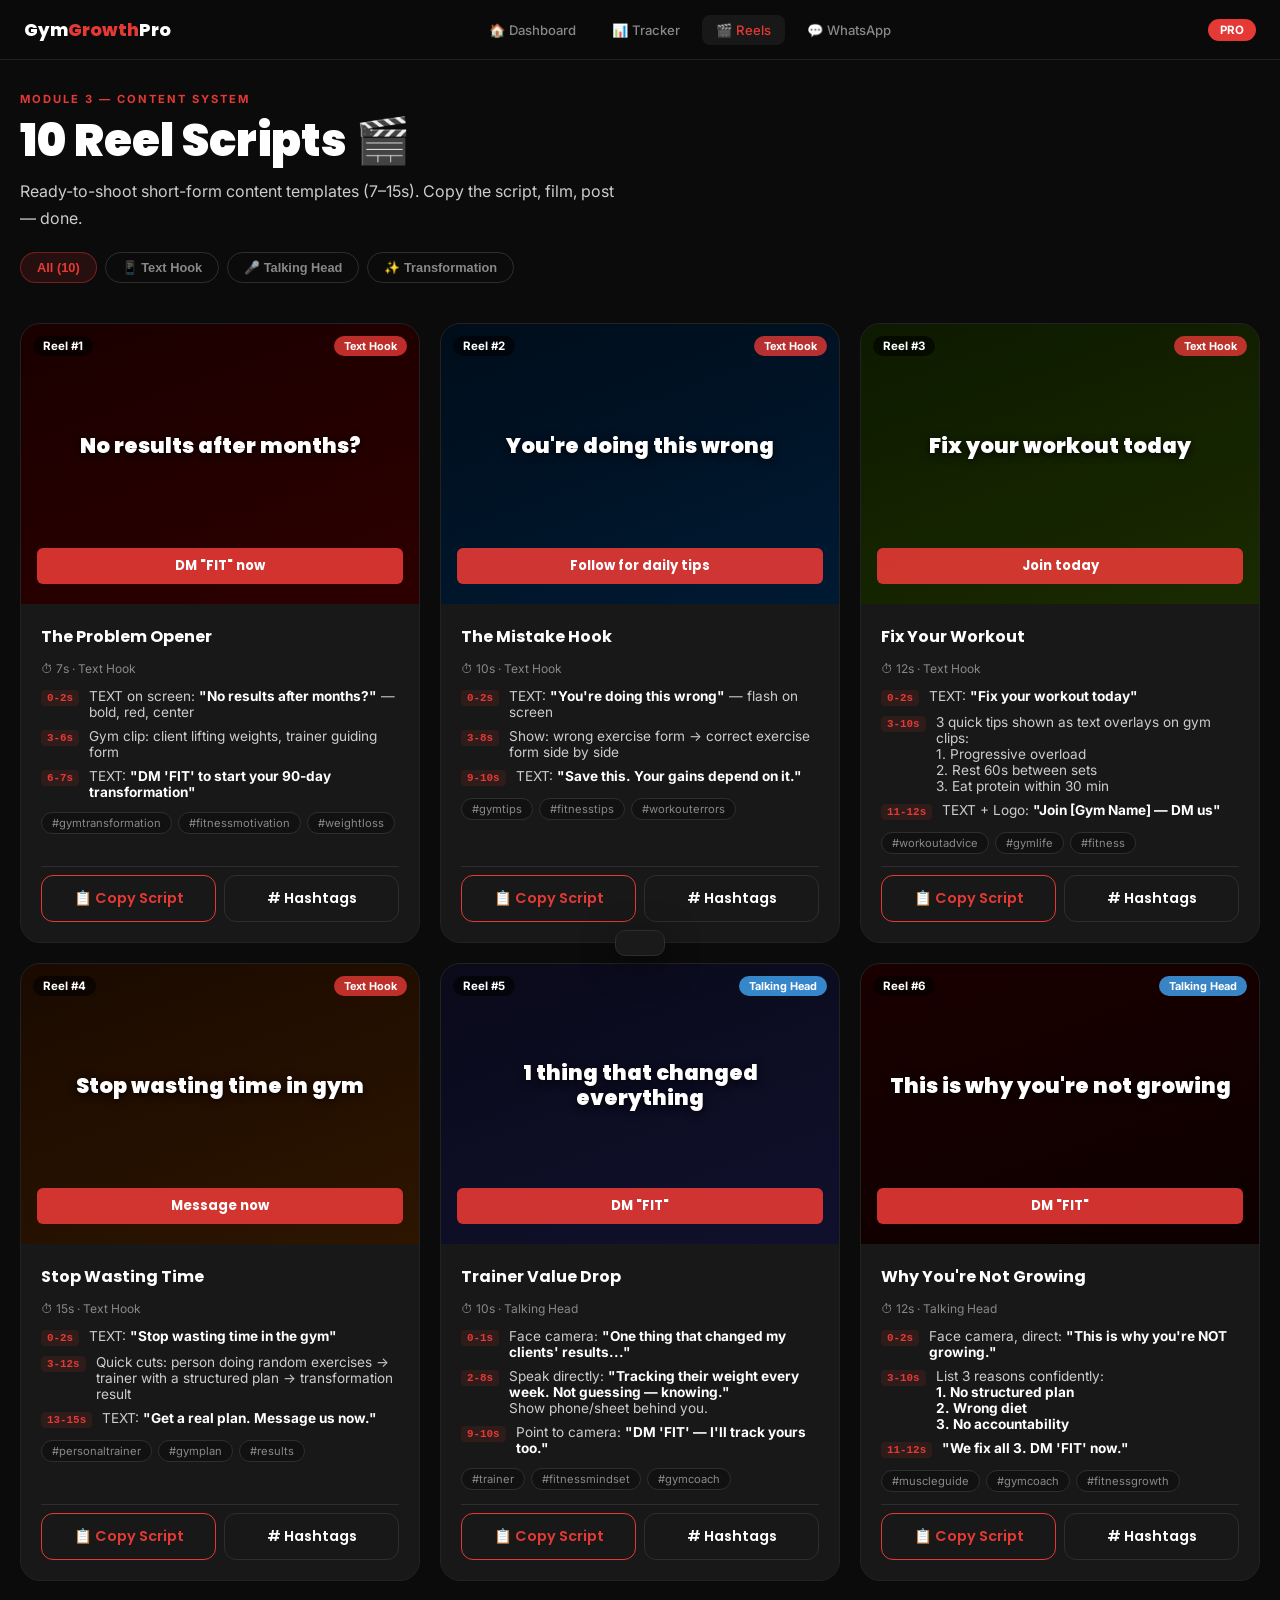
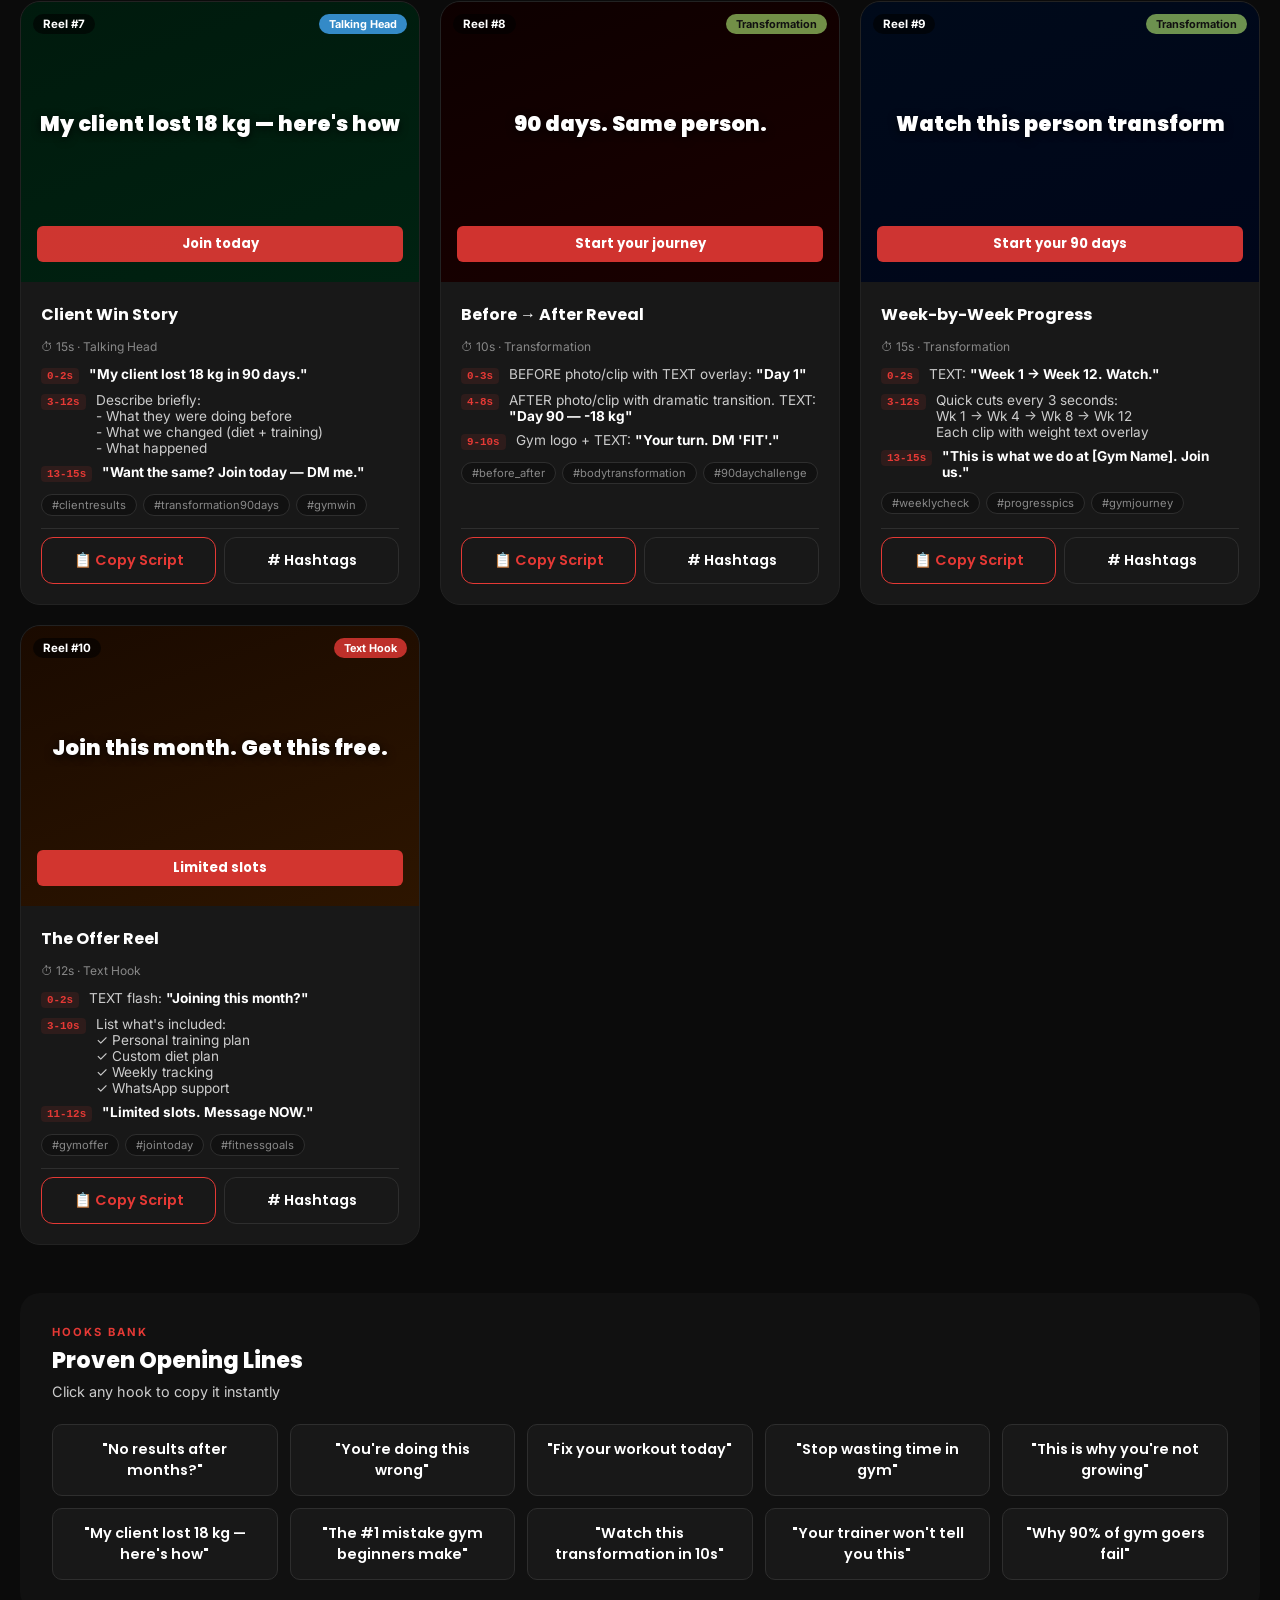
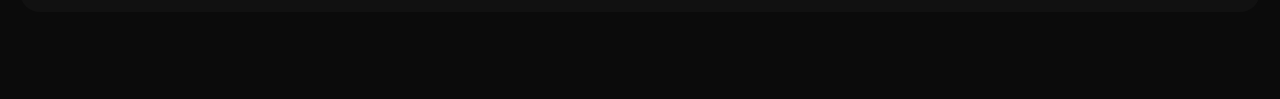
<file: pro_10000/owner_dashboard/reels.html>
<!DOCTYPE html>
<html lang="en">
<head>
  <meta charset="UTF-8"/>
  <meta name="viewport" content="width=device-width,initial-scale=1"/>
  <title>Reel Scripts — Gym Growth System Pro</title>
  <link rel="stylesheet" href="shared.css"/>
  <style>
    body { padding-top: 60px; }
    .page-wrap { padding: 32px 0 80px; }
    .reels-header { margin-bottom: 40px; }
    .filter-bar { display:flex;gap:8px;flex-wrap:wrap;margin-top:20px; }
    .filter-btn { padding:7px 16px;border-radius:20px;font-size:.8rem;font-weight:600;border:1px solid var(--border2);background:transparent;color:var(--gray2);cursor:pointer;transition:all .2s; }
    .filter-btn.active, .filter-btn:hover { background:rgba(229,57,53,.12);border-color:rgba(229,57,53,.4);color:var(--red); }

    .reels-grid { display:grid;grid-template-columns:repeat(auto-fill,minmax(320px,1fr));gap:20px;margin-top:32px; }

    .reel-card {
      background:var(--bg3);border:1px solid var(--border);border-radius:var(--radius-lg);
      overflow:hidden;display:flex;flex-direction:column;
      transition:border-color .2s,transform .2s;
    }
    .reel-card:hover { border-color:rgba(229,57,53,.4);transform:translateY(-3px); }

    /* Phone mockup */
    .reel-preview {
      background:#000;aspect-ratio:9/16;max-height:280px;position:relative;
      display:flex;flex-direction:column;justify-content:space-between;
      padding:20px 16px;overflow:hidden;
    }
    .reel-bg { position:absolute;inset:0;opacity:.3; }
    .reel-number { position:absolute;top:12px;left:12px;background:rgba(0,0,0,.6);color:#fff;font-size:.72rem;font-weight:700;padding:3px 10px;border-radius:20px; }
    .reel-type-tag { position:absolute;top:12px;right:12px;padding:3px 10px;border-radius:20px;font-size:.68rem;font-weight:700; }
    .type-hook   { background:rgba(229,57,53,.8);color:#fff; }
    .type-head   { background:rgba(66,165,245,.8);color:#fff; }
    .type-trans  { background:rgba(156,204,101,.7);color:#111; }

    .reel-hook {
      position:relative;z-index:1;
      font-family:var(--font-h);font-size:1.3rem;font-weight:900;line-height:1.2;
      color:#fff;text-shadow:0 2px 8px rgba(0,0,0,.8);
      text-align:center;margin:auto;
    }
    .reel-cta {
      position:relative;z-index:1;
      background:rgba(229,57,53,.9);color:#fff;
      border-radius:6px;padding:8px 16px;font-family:var(--font-h);font-size:.82rem;font-weight:700;
      text-align:center;
    }
    .reel-timer { position:absolute;bottom:0;left:0;height:3px;background:var(--red);animation:timer-anim 3s linear infinite; }
    @keyframes timer-anim { from{width:0} to{width:100%} }

    .reel-body { padding:20px; display:flex;flex-direction:column;gap:12px;flex:1; }
    .reel-title { font-family:var(--font-h);font-size:1rem;font-weight:700; }
    .reel-script { display:flex;flex-direction:column;gap:8px; }
    .script-step { display:flex;gap:10px;align-items:flex-start; }
    .script-time { font-size:.68rem;font-weight:700;color:var(--red);background:rgba(229,57,53,.1);border-radius:4px;padding:2px 6px;flex-shrink:0;font-family:monospace;margin-top:2px; }
    .script-text { font-size:.85rem;color:var(--gray1); }
    .script-text strong { color:var(--white); }
    .reel-tags { display:flex;gap:6px;flex-wrap:wrap; }
    .reel-tag { font-size:.7rem;padding:3px 10px;border-radius:20px;background:var(--bg2);border:1px solid var(--border2);color:var(--gray2); }
    .reel-actions { display:flex;gap:8px;padding-top:8px;border-top:1px solid var(--border2);margin-top:auto; }
    .reel-actions button { flex:1; }

    /* HOOKS BANK */
    .hooks-section { background:var(--bg2);border-radius:var(--radius-lg);padding:32px;margin-top:48px; }
    .hooks-grid { display:grid;grid-template-columns:repeat(auto-fill,minmax(200px,1fr));gap:12px;margin-top:20px; }
    .hook-chip {
      background:var(--bg3);border:1px solid var(--border2);border-radius:10px;
      padding:14px 16px;font-family:var(--font-h);font-size:.9rem;font-weight:600;
      cursor:pointer;transition:all .2s;text-align:center;
    }
    .hook-chip:hover { border-color:var(--red);color:var(--red);background:rgba(229,57,53,.05); }

    @media(max-width:768px) {
      .reels-grid { grid-template-columns:1fr; }
      .hooks-grid  { grid-template-columns:1fr 1fr; }
    }
  </style>
</head>
<body>
<nav class="sys-nav">
  <div class="sys-nav-inner">
    <div class="sys-nav-logo">Gym<span>Growth</span>Pro</div>
    <div class="sys-nav-links">
      <a href="index.html">🏠 <span>Dashboard</span></a>
      <a href="tracker.html">📊 <span>Tracker</span></a>
      <a href="reels.html" class="active">🎬 <span>Reels</span></a>
      <a href="whatsapp.html">💬 <span>WhatsApp</span></a>
    </div>
    <div class="sys-nav-badge">PRO</div>
  </div>
</nav>

<div class="wrap page-wrap">
  <div class="reels-header">
    <span class="sec-label">Module 3 — Content System</span>
    <h1 style="font-size:clamp(1.8rem,4vw,2.8rem);font-weight:900;">10 Reel Scripts 🎬</h1>
    <p style="max-width:600px;margin-top:10px;">Ready-to-shoot short-form content templates (7–15s). Copy the script, film, post — done.</p>
    <div class="filter-bar">
      <button class="filter-btn active" onclick="filterReels('all',this)">All (10)</button>
      <button class="filter-btn" onclick="filterReels('hook',this)">📱 Text Hook</button>
      <button class="filter-btn" onclick="filterReels('head',this)">🎤 Talking Head</button>
      <button class="filter-btn" onclick="filterReels('trans',this)">✨ Transformation</button>
    </div>
  </div>

  <div class="reels-grid" id="reels-grid"></div>

  <!-- HOOKS BANK -->
  <div class="hooks-section">
    <span class="sec-label">Hooks Bank</span>
    <h2 style="font-size:1.4rem;font-weight:800;">Proven Opening Lines</h2>
    <p style="margin-top:6px;font-size:.9rem">Click any hook to copy it instantly</p>
    <div class="hooks-grid" id="hooks-grid"></div>
  </div>
</div>

<div class="toast" id="toast"></div>

<script>
const REELS = [
  {
    id: 1, type: 'hook', title: 'The Problem Opener',
    hook: 'No results after months?', cta: 'DM "FIT" now',
    bg: 'linear-gradient(160deg,#1a0000,#2d0000)',
    duration: '7s',
    script: [
      { time: '0-2s', text: 'TEXT on screen: <strong>"No results after months?"</strong> — bold, red, center' },
      { time: '3-6s', text: 'Gym clip: client lifting weights, trainer guiding form' },
      { time: '6-7s', text: 'TEXT: <strong>"DM \'FIT\' to start your 90-day transformation"</strong>' },
    ],
    tags: ['#gymtransformation','#fitnessmotivation','#weightloss']
  },
  {
    id: 2, type: 'hook', title: 'The Mistake Hook',
    hook: "You're doing this wrong", cta: 'Follow for daily tips',
    bg: 'linear-gradient(160deg,#000d1a,#001a33)',
    duration: '10s',
    script: [
      { time: '0-2s', text: 'TEXT: <strong>"You\'re doing this wrong"</strong> — flash on screen' },
      { time: '3-8s', text: 'Show: wrong exercise form → correct exercise form side by side' },
      { time: '9-10s', text: 'TEXT: <strong>"Save this. Your gains depend on it."</strong>' },
    ],
    tags: ['#gymtips','#fitnesstips','#workouterrors']
  },
  {
    id: 3, type: 'hook', title: 'Fix Your Workout',
    hook: 'Fix your workout today', cta: 'Join today',
    bg: 'linear-gradient(160deg,#0d1a00,#1a2a00)',
    duration: '12s',
    script: [
      { time: '0-2s', text: 'TEXT: <strong>"Fix your workout today"</strong>' },
      { time: '3-10s', text: '3 quick tips shown as text overlays on gym clips:<br/>1. Progressive overload<br/>2. Rest 60s between sets<br/>3. Eat protein within 30 min' },
      { time: '11-12s', text: 'TEXT + Logo: <strong>"Join [Gym Name] — DM us"</strong>' },
    ],
    tags: ['#workoutadvice','#gymlife','#fitness']
  },
  {
    id: 4, type: 'hook', title: 'Stop Wasting Time',
    hook: 'Stop wasting time in gym', cta: 'Message now',
    bg: 'linear-gradient(160deg,#1a0a00,#2d1500)',
    duration: '15s',
    script: [
      { time: '0-2s', text: 'TEXT: <strong>"Stop wasting time in the gym"</strong>' },
      { time: '3-12s', text: 'Quick cuts: person doing random exercises → trainer with a structured plan → transformation result' },
      { time: '13-15s', text: 'TEXT: <strong>"Get a real plan. Message us now."</strong>' },
    ],
    tags: ['#personaltrainer','#gymplan','#results']
  },
  {
    id: 5, type: 'talking_head', title: 'Trainer Value Drop',
    hook: '1 thing that changed everything', cta: 'DM "FIT"',
    bg: 'linear-gradient(160deg,#0a0a1a,#10102d)',
    duration: '10s',
    script: [
      { time: '0-1s', text: 'Face camera: <strong>"One thing that changed my clients\' results..."</strong>' },
      { time: '2-8s', text: 'Speak directly: <strong>"Tracking their weight every week. Not guessing — knowing."</strong><br/>Show phone/sheet behind you.' },
      { time: '9-10s', text: 'Point to camera: <strong>"DM \'FIT\' — I\'ll track yours too."</strong>' },
    ],
    tags: ['#trainer','#fitnessmindset','#gymcoach']
  },
  {
    id: 6, type: 'talking_head', title: 'Why You\'re Not Growing',
    hook: "This is why you're not growing", cta: 'DM "FIT"',
    bg: 'linear-gradient(160deg,#1a0000,#0d0000)',
    duration: '12s',
    script: [
      { time: '0-2s', text: 'Face camera, direct: <strong>"This is why you\'re NOT growing."</strong>' },
      { time: '3-10s', text: 'List 3 reasons confidently:<br/><strong>1. No structured plan<br/>2. Wrong diet<br/>3. No accountability</strong>' },
      { time: '11-12s', text: '<strong>"We fix all 3. DM \'FIT\' now."</strong>' },
    ],
    tags: ['#muscleguide','#gymcoach','#fitnessgrowth']
  },
  {
    id: 7, type: 'talking_head', title: 'Client Win Story',
    hook: 'My client lost 18 kg — here\'s how', cta: 'Join today',
    bg: 'linear-gradient(160deg,#001a0d,#002211)',
    duration: '15s',
    script: [
      { time: '0-2s', text: '<strong>"My client lost 18 kg in 90 days."</strong>' },
      { time: '3-12s', text: 'Describe briefly:<br/>- What they were doing before<br/>- What we changed (diet + training)<br/>- What happened' },
      { time: '13-15s', text: '<strong>"Want the same? Join today — DM me."</strong>' },
    ],
    tags: ['#clientresults','#transformation90days','#gymwin']
  },
  {
    id: 8, type: 'transformation', title: 'Before → After Reveal',
    hook: '90 days. Same person.', cta: 'Start your journey',
    bg: 'linear-gradient(160deg,#0d0000,#1a0000)',
    duration: '10s',
    script: [
      { time: '0-3s', text: 'BEFORE photo/clip with TEXT overlay: <strong>"Day 1"</strong>' },
      { time: '4-8s', text: 'AFTER photo/clip with dramatic transition. TEXT: <strong>"Day 90 — -18 kg"</strong>' },
      { time: '9-10s', text: 'Gym logo + TEXT: <strong>"Your turn. DM \'FIT\'."</strong>' },
    ],
    tags: ['#before_after','#bodytransformation','#90daychallenge']
  },
  {
    id: 9, type: 'transformation', title: 'Week-by-Week Progress',
    hook: 'Watch this person transform', cta: 'Start your 90 days',
    bg: 'linear-gradient(160deg,#000a1a,#00061a)',
    duration: '15s',
    script: [
      { time: '0-2s', text: 'TEXT: <strong>"Week 1 → Week 12. Watch."</strong>' },
      { time: '3-12s', text: 'Quick cuts every 3 seconds:<br/>Wk 1 → Wk 4 → Wk 8 → Wk 12<br/>Each clip with weight text overlay' },
      { time: '13-15s', text: '<strong>"This is what we do at [Gym Name]. Join us."</strong>' },
    ],
    tags: ['#weeklycheck','#progresspics','#gymjourney']
  },
  {
    id: 10, type: 'hook', title: 'The Offer Reel',
    hook: 'Join this month. Get this free.', cta: 'Limited slots',
    bg: 'linear-gradient(160deg,#1a0a00,#2d1500)',
    duration: '12s',
    script: [
      { time: '0-2s', text: 'TEXT flash: <strong>"Joining this month?"</strong>' },
      { time: '3-10s', text: 'List what\'s included:<br/>✓ Personal training plan<br/>✓ Custom diet plan<br/>✓ Weekly tracking<br/>✓ WhatsApp support' },
      { time: '11-12s', text: '<strong>"Limited slots. Message NOW."</strong>' },
    ],
    tags: ['#gymoffer','#jointoday','#fitnessgoals']
  }
];

const HOOKS = [
  "No results after months?",
  "You're doing this wrong",
  "Fix your workout today",
  "Stop wasting time in gym",
  "This is why you're not growing",
  "My client lost 18 kg — here's how",
  "The #1 mistake gym beginners make",
  "Watch this transformation in 10s",
  "Your trainer won't tell you this",
  "Why 90% of gym goers fail"
];

const typeLabels = { hook: 'Text Hook', head: 'Talking Head', trans: 'Transformation' };
const typeCss = { hook: 'type-hook', head: 'type-head', trans: 'type-trans' };
const typeBg = {
  hook: 'linear-gradient(160deg,#1a0000,#2d0000)',
  head: 'linear-gradient(160deg,#000d1a,#001a33)',
  trans: 'linear-gradient(160deg,#001a0d,#002211)'
};

function renderReels(filter) {
  const grid = document.getElementById('reels-grid');
  const filtered = filter === 'all' ? REELS : REELS.filter(r => r.type === filter || (filter === 'trans' && r.type === 'transformation') || (filter === 'head' && r.type === 'talking_head'));
  const typeMap = { hook: 'hook', talking_head: 'head', transformation: 'trans' };
  grid.innerHTML = filtered.map(r => {
    const t = typeMap[r.type] || 'hook';
    const steps = r.script.map(s => `<div class="script-step"><div class="script-time">${s.time}</div><div class="script-text">${s.text}</div></div>`).join('');
    const tags = r.tags.map(t => `<span class="reel-tag">${t}</span>`).join('');
    return `
    <div class="reel-card" data-type="${t}">
      <div class="reel-preview" style="background:${r.bg}">
        <div class="reel-number">Reel #${r.id}</div>
        <div class="reel-type-tag ${typeCss[t]}">${typeLabels[t]}</div>
        <div class="reel-hook">${r.hook}</div>
        <div class="reel-cta">${r.cta}</div>
        <div class="reel-timer"></div>
      </div>
      <div class="reel-body">
        <div class="reel-title">${r.title}</div>
        <div style="font-size:.75rem;color:var(--gray2)">⏱ ${r.duration} · ${typeLabels[t]}</div>
        <div class="reel-script">${steps}</div>
        <div class="reel-tags">${tags}</div>
        <div class="reel-actions">
          <button class="btn btn-outline btn-sm" onclick="copyScript(${r.id})">📋 Copy Script</button>
          <button class="btn btn-ghost btn-sm" onclick="copyHashtags(${r.id})"># Hashtags</button>
        </div>
      </div>
    </div>`;
  }).join('');
}

function filterReels(type, btn) {
  document.querySelectorAll('.filter-btn').forEach(b => b.classList.remove('active'));
  btn.classList.add('active');
  renderReels(type === 'trans' ? 'transformation' : type === 'head' ? 'talking_head' : type);
}

function copyScript(id) {
  const r = REELS.find(r => r.id === id);
  const text = `REEL #${r.id}: ${r.title}\nType: ${typeLabels[{hook:'hook',talking_head:'head',transformation:'trans'}[r.type]]}\nHook: "${r.hook}"\nDuration: ${r.duration}\n\nSCRIPT:\n` + r.script.map(s => `[${s.time}] ${s.text.replace(/<[^>]+>/g,'')}`).join('\n');
  navigator.clipboard.writeText(text).then(() => showToast('✅ Script copied!'));
}

function copyHashtags(id) {
  const r = REELS.find(r => r.id === id);
  navigator.clipboard.writeText(r.tags.join(' ')).then(() => showToast('✅ Hashtags copied!'));
}

// HOOKS BANK
function renderHooks() {
  document.getElementById('hooks-grid').innerHTML = HOOKS.map(h => `
    <div class="hook-chip" onclick="copyHook('${h.replace(/'/g,"\\'")}')">
      "${h}"
    </div>
  `).join('');
}

function copyHook(text) {
  navigator.clipboard.writeText(text).then(() => showToast('✅ Hook copied!'));
}

function showToast(msg) {
  const t = document.getElementById('toast');
  t.textContent = msg;
  t.classList.add('show');
  setTimeout(() => t.classList.remove('show'), 2000);
}

renderReels('all');
renderHooks();
</script>
</body>
</html>
</file>
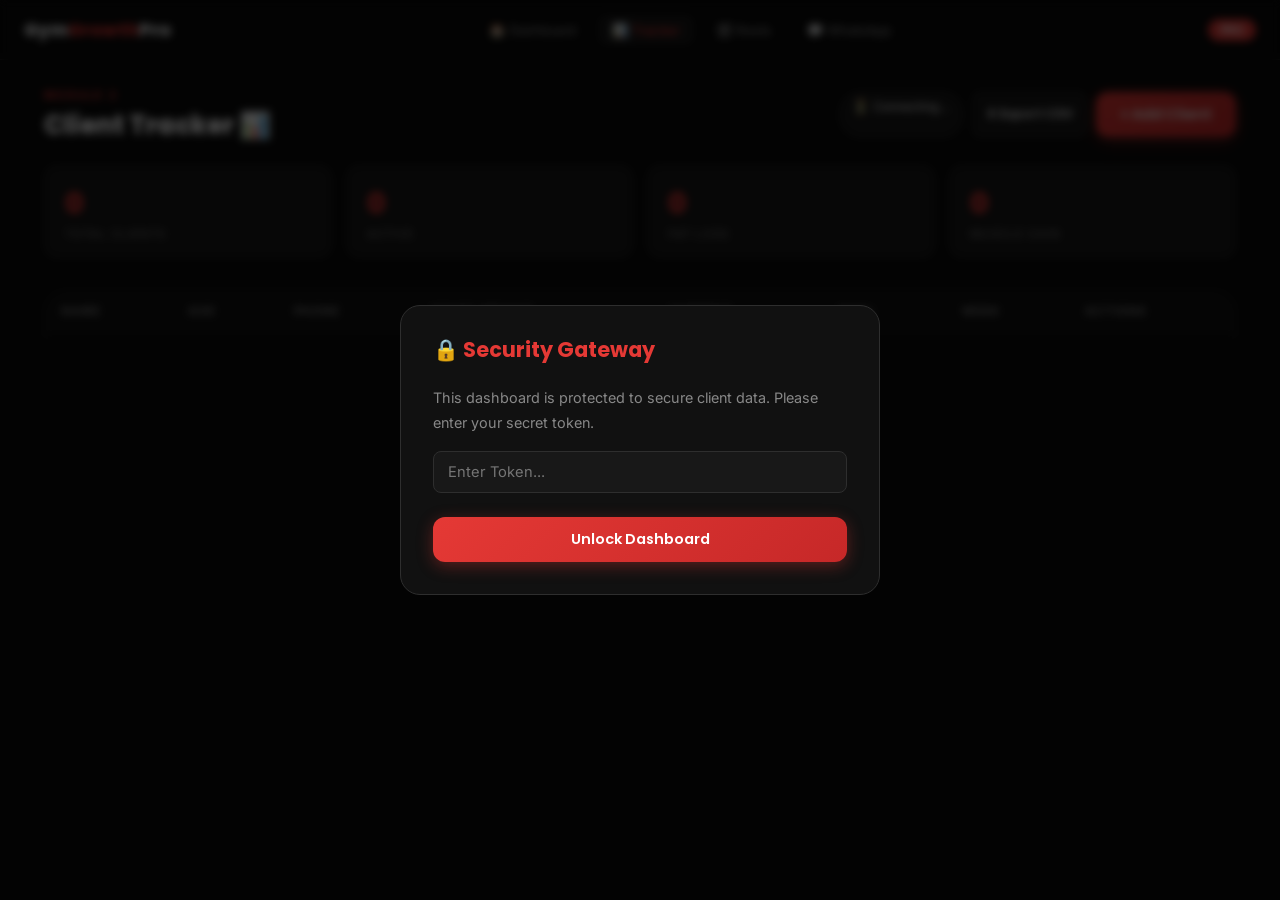
<file: pro_10000/owner_dashboard/tracker.html>
<!DOCTYPE html>
<html lang="en">
<head>
  <meta charset="UTF-8"/>
  <meta name="viewport" content="width=device-width,initial-scale=1"/>
  <title>Client Tracker — Gym Growth System Pro</title>
  <link rel="stylesheet" href="shared.css"/>
  <style>
    body { padding-top: 60px; }

    /* TOOLBAR */
    .toolbar { padding: 28px 0 0; display:flex; align-items:center; justify-content:space-between; flex-wrap:wrap; gap:12px; }
    .toolbar h1 { font-size:1.6rem; font-weight:800; }

    /* STATS BAR */
    .stats-bar { display:grid; grid-template-columns:repeat(4,1fr); gap:14px; margin:24px 0 32px; }
    .stat-card { background:var(--bg3); border:1px solid var(--border); border-radius:var(--radius); padding:16px 20px; }
    .stat-card .num { font-family:var(--font-h); font-size:1.8rem; font-weight:800; color:var(--red); }
    .stat-card .lbl { font-size:.72rem; color:var(--gray2); text-transform:uppercase; letter-spacing:1px; margin-top:2px; }

    /* ADD CLIENT MODAL OVERLAY */
    .modal-overlay { position:fixed;inset:0;background:rgba(0,0,0,.7);backdrop-filter:blur(4px);z-index:800;display:none;align-items:center;justify-content:center; }
    .modal-overlay.open { display:flex; }
    .modal { background:var(--bg2);border:1px solid var(--border2);border-radius:var(--radius-lg);padding:32px;width:100%;max-width:480px;position:relative;max-height:90vh;overflow-y:auto; }
    .modal h2 { font-size:1.3rem;margin-bottom:24px; }
    .modal-close { position:absolute;top:16px;right:16px;background:none;border:none;color:var(--gray2);font-size:1.4rem;cursor:pointer; }
    .modal-close:hover { color:var(--white); }

    /* FORM */
    .form-group { display:flex;flex-direction:column;gap:6px;margin-bottom:16px; }
    .form-group label { font-size:.82rem;font-weight:600;color:var(--gray2);text-transform:uppercase;letter-spacing:.5px; }
    .form-group input, .form-group select, .form-group textarea {
      background:var(--bg3);border:1px solid var(--border2);border-radius:8px;
      padding:11px 14px;color:var(--white);font-family:var(--font-b);font-size:.92rem;
      outline:none;transition:border-color .2s;
    }
    .form-group input:focus, .form-group select:focus { border-color:var(--red); }
    .form-group select option { background:var(--bg3); }
    .form-row { display:grid;grid-template-columns:1fr 1fr;gap:12px; }

    /* TABLE */
    .table-wrap { overflow-x:auto; border-radius:var(--radius-lg); border:1px solid var(--border); }
    table { width:100%;border-collapse:collapse; }
    th { background:var(--bg2);padding:13px 16px;text-align:left;font-size:.72rem;font-weight:700;color:var(--gray2);text-transform:uppercase;letter-spacing:1px;border-bottom:1px solid var(--border); }
    td { padding:14px 16px;font-size:.88rem;border-bottom:1px solid var(--border);vertical-align:middle; }
    tr:last-child td { border-bottom:none; }
    tr:hover td { background:rgba(255,255,255,.02); }
    .goal-badge { padding:3px 10px;border-radius:20px;font-size:.72rem;font-weight:600; }
    .goal-fat  { background:rgba(229,57,53,.15);color:#ff8888; }
    .goal-muscle { background:rgba(66,165,245,.15);color:#77bbff; }
    .goal-fit  { background:rgba(156,204,101,.15);color:#aad46e; }
    .btn-sm { padding:6px 12px;font-size:.78rem;border-radius:6px; }
    .btn-row { display:flex;gap:6px; }

    /* CLIENT DETAIL PANEL */
    .detail-panel { display:none;position:fixed;top:0;right:0;bottom:0;width:420px;background:var(--bg2);border-left:1px solid var(--border2);z-index:700;overflow-y:auto;padding:24px; }
    .detail-panel.open { display:block; }
    .detail-close { background:none;border:none;color:var(--gray2);font-size:1.4rem;cursor:pointer;float:right; }

    /* CHART */
    .chart-area { background:var(--bg3);border:1px solid var(--border);border-radius:var(--radius);padding:20px;margin:16px 0; }
    .chart-title { font-size:.82rem;font-weight:700;color:var(--gray2);margin-bottom:12px;text-transform:uppercase;letter-spacing:1px; }
    .chart-svg { width:100%;height:120px; }

    /* WEEKLY LOG */
    .weekly-log { display:flex;flex-direction:column;gap:8px;margin-top:16px; }
    .week-entry { background:var(--bg3);border:1px solid var(--border);border-radius:8px;padding:12px 16px;display:flex;align-items:center;justify-content:space-between; }
    .week-entry .week-num { font-size:.72rem;color:var(--gray2);text-transform:uppercase;letter-spacing:1px; }
    .week-entry .week-weight { font-family:var(--font-h);font-size:1.1rem;font-weight:700;color:var(--red); }
    .week-entry .week-delta { font-size:.78rem; }
    .delta-down { color:#55dd88; }
    .delta-up   { color:#ff7777; }

    /* EMPTY STATE */
    .empty-state { text-align:center;padding:64px 24px; }
    .empty-icon { font-size:3rem;margin-bottom:16px; }

    @media(max-width:768px) {
      .stats-bar { grid-template-columns:1fr 1fr; }
      .detail-panel { width:100%; }
      .form-row { grid-template-columns:1fr; }
    }
  </style>
</head>
<body>

<nav class="sys-nav">
  <div class="sys-nav-inner">
    <div class="sys-nav-logo">Gym<span>Growth</span>Pro</div>
    <div class="sys-nav-links">
      <a href="index.html">🏠 <span>Dashboard</span></a>
      <a href="tracker.html" class="active">📊 <span>Tracker</span></a>
      <a href="reels.html">🎬 <span>Reels</span></a>
      <a href="whatsapp.html">💬 <span>WhatsApp</span></a>
    </div>
    <div class="sys-nav-badge">PRO</div>
  </div>
</nav>

<div class="wrap">
  <div class="toolbar">
    <div>
      <span class="sec-label">Module 2</span>
      <h1>Client Tracker 📊</h1>
    </div>
    <div style="display:flex;gap:10px;flex-wrap:wrap;">
      <span id="conn-status" style="font-size:.78rem;padding:6px 12px;border-radius:20px;background:var(--bg3);border:1px solid var(--border2)">⏳ Connecting…</span>
      <button class="btn btn-ghost btn-sm" onclick="exportCSV()">⬇ Export CSV</button>
      <button class="btn btn-red" onclick="openAddModal()">+ Add Client</button>
    </div>
  </div>

  <div class="stats-bar">
    <div class="stat-card"><div class="num" id="stat-total">0</div><div class="lbl">Total Clients</div></div>
    <div class="stat-card"><div class="num" id="stat-active">0</div><div class="lbl">Active</div></div>
    <div class="stat-card"><div class="num" id="stat-fatloss">0</div><div class="lbl">Fat Loss</div></div>
    <div class="stat-card"><div class="num" id="stat-muscle">0</div><div class="lbl">Muscle Gain</div></div>
  </div>

  <div class="table-wrap">
    <table>
      <thead>
        <tr>
          <th>Name</th><th>Age</th><th>Phone</th><th>Start Weight</th><th>Current</th><th>Goal</th><th>Week</th><th>Actions</th>
        </tr>
      </thead>
      <tbody id="client-table-body">
        <!-- JS populated -->
      </tbody>
    </table>
    <div class="empty-state" id="empty-state">
      <div class="empty-icon">👤</div>
      <h3>No clients yet</h3>
      <p style="margin-top:8px">Click "+ Add Client" to register your first client</p>
    </div>
  </div>
</div>

<!-- ADD CLIENT MODAL -->
<div class="modal-overlay" id="add-modal">
  <div class="modal">
    <button class="modal-close" onclick="closeAddModal()">✕</button>
    <h2>➕ Add New Client</h2>
    <div class="form-row">
      <div class="form-group">
        <label>Full Name *</label>
        <input type="text" id="f-name" placeholder="Rahul Sharma"/>
      </div>
      <div class="form-group">
        <label>Phone *</label>
        <input type="tel" id="f-phone" placeholder="9876543210"/>
      </div>
    </div>
    <div class="form-row">
      <div class="form-group">
        <label>Age</label>
        <input type="number" id="f-age" placeholder="25" min="10" max="80"/>
      </div>
      <div class="form-group">
        <label>Start Weight (kg) *</label>
        <input type="number" id="f-weight" placeholder="75" step="0.1"/>
      </div>
    </div>
    <div class="form-group">
      <label>Goal</label>
      <select id="f-goal">
        <option value="fat_loss">🔥 Fat Loss</option>
        <option value="muscle_gain">💪 Muscle Gain</option>
        <option value="fitness">🎯 General Fitness</option>
      </select>
    </div>
    <div class="form-group">
      <label>Notes</label>
      <textarea id="f-notes" rows="2" placeholder="Any injuries, preferences, diet restrictions..."></textarea>
    </div>
    <button class="btn btn-red" style="width:100%;margin-top:8px;" onclick="addClient()">Save Client</button>
  </div>
</div>

<!-- LOG WEIGHT MODAL -->
<div class="modal-overlay" id="log-modal">
  <div class="modal">
    <button class="modal-close" onclick="closeLogModal()">✕</button>
    <h2>⚖️ Log Weekly Weight</h2>
    <div class="form-group">
      <label>Week Number</label>
      <input type="number" id="l-week" placeholder="1" min="1"/>
    </div>
    <div class="form-group">
      <label>Current Weight (kg)</label>
      <input type="number" id="l-weight" placeholder="74.5" step="0.1"/>
    </div>
    <div class="form-group">
      <label>Notes</label>
      <input type="text" id="l-notes" placeholder="Feeling stronger, diet was good..."/>
    </div>
    <button class="btn btn-red" style="width:100%;margin-top:8px;" onclick="logWeight()">Save Entry</button>
  </div>
</div>

<!-- AUTHENTICATION MODAL (SECURITY GATEWAY) -->
<div class="modal-overlay" id="auth-modal" style="z-index:9999;">
  <div class="modal">
    <h2 style="color:var(--red);">🔒 Security Gateway</h2>
    <p style="color:var(--gray2); font-size:0.9rem; margin-bottom:16px;">This dashboard is protected to secure client data. Please enter your secret token.</p>
    <div class="form-group">
      <input type="password" id="auth-token-input" placeholder="Enter Token..." onkeypress="if(event.key==='Enter') submitAuth()"/>
    </div>
    <button class="btn btn-red" style="width:100%;margin-top:8px;" onclick="submitAuth()">Unlock Dashboard</button>
  </div>
</div>

<!-- CLIENT DETAIL PANEL -->
<div class="detail-panel" id="detail-panel">
  <button class="detail-close" onclick="closeDetail()">✕</button>
  <div id="detail-content"></div>
</div>

<div class="toast" id="toast"></div>

<script>
// ==================== CONFIG ====================
// Paste your Apps Script Web App URL below after deploying backend.gs
// Leave empty to use localStorage (offline mode)
const API_URL = 'https://script.google.com/macros/s/AKfycbxTrS6IMH8jRfWYIGFBGyYQlWsD7680iD7sHiI6gztWBXhVPZoUXXj03KUnN2RSwqLe/exec';   // e.g. 'https://script.google.com/macros/s/AKfy.../exec'

// ==================== DATA ====================
let clients = [];
let logsCache = {};        // { clientId: [log, ...] }
let selectedClientId = null;
let useBackend = !!API_URL;

// ==================== SECURITY ====================
let authToken = localStorage.getItem('gym_auth_token') || '';

function escapeHTML(str) {
  if (!str) return '';
  return str.toString().replace(/[&<>'"]/g, 
    tag => ({ '&': '&amp;', '<': '&lt;', '>': '&gt;', "'": '&#39;', '"': '&quot;' }[tag])
  );
}

function checkAuth() {
  if (useBackend && !authToken) {
    document.getElementById('auth-modal').style.display = 'flex';
    return false;
  }
  return true;
}

function submitAuth() {
  const token = document.getElementById('auth-token-input').value.trim();
  if (!token) return;
  authToken = token;
  localStorage.setItem('gym_auth_token', token);
  document.getElementById('auth-modal').style.display = 'none';
  loadClients(); // retry loading after auth
}

function handleAuthError() {
  authToken = '';
  localStorage.removeItem('gym_auth_token');
  document.getElementById('auth-modal').style.display = 'flex';
  showToast('🔒 Session expired or invalid token');
}

// Connection status indicator
function setStatus(online) {
  const el = document.getElementById('conn-status');
  if (!el) return;
  el.textContent = online ? '🟢 Google Sheets connected' : '🟡 Offline (localStorage)';
  el.style.color  = online ? '#55dd88' : '#ffbb55';
}

// ── API helpers ───────────────────────────────────
async function apiGet(params) {
  params.token = authToken; // inject secure token
  const url = API_URL + '?' + new URLSearchParams(params);
  const res  = await fetch(url);
  const json = await res.json();
  if (json.error === "Unauthorized") throw new Error("Unauthorized");
  return json;
}

async function apiPost(body) {
  body.token = authToken; // inject secure token
  const res = await fetch(API_URL, {
    method: 'POST',
    body: JSON.stringify(body)
  });
  const json = await res.json();
  if (json.error === "Unauthorized") throw new Error("Unauthorized");
  return json;
}

// ── Load all clients ──────────────────────────────
async function loadClients() {
  if (!checkAuth()) return; // Wait for security token input

  if (!useBackend) { clients = JSON.parse(localStorage.getItem('gym_clients') || '[]'); render(); setStatus(false); return; }
  try {
    showToast('⏳ Loading from Google Sheets…');
    const data = await apiGet({ action: 'getClients' });
    clients = Array.isArray(data) ? data : [];
    // Load logs for all clients
    await Promise.all(clients.map(async c => {
      const logs = await apiGet({ action: 'getLogs', clientId: c.id });
      logsCache[c.id] = Array.isArray(logs) ? logs : [];
      c.logs = logsCache[c.id];
    }));
    setStatus(true);
    render();
  } catch (err) {
    if (err.message === "Unauthorized") {
      handleAuthError();
      return;
    }
    useBackend = false;
    clients = JSON.parse(localStorage.getItem('gym_clients') || '[]');
    setStatus(false);
    showToast('⚠️ Sheets unavailable — using local storage');
    render();
  }
}

// ── Save (local fallback) ─────────────────────────
function saveLocal() {
  localStorage.setItem('gym_clients', JSON.stringify(clients));
}

function uid() {
  return Date.now().toString(36) + Math.random().toString(36).slice(2);
}

// ==================== RENDER ====================
function render() {
  const tbody = document.getElementById('client-table-body');
  const empty = document.getElementById('empty-state');
  tbody.innerHTML = '';

  const goalMap = { fat_loss: ['🔥 Fat Loss','goal-fat'], muscle_gain: ['💪 Muscle Gain','goal-muscle'], fitness: ['🎯 Fitness','goal-fit'] };

  clients.forEach(c => {
    const logs = c.logs || [];
    const current = logs.length ? logs[logs.length-1].weight : c.startWeight;
    const delta = (current - c.startWeight).toFixed(1);
    const deltaStr = delta < 0 ? `<span style="color:#55dd88">${delta} kg</span>` : delta > 0 ? `<span style="color:#ff7777">+${delta} kg</span>` : '—';
    const [gLabel, gClass] = goalMap[c.goal] || ['—',''];
    const tr = document.createElement('tr');
    tr.innerHTML = `
      <td><strong>${escapeHTML(c.name)}</strong></td>
      <td>${escapeHTML(c.age) || '—'}</td>
      <td><a href="tel:${escapeHTML(c.phone)}" style="color:var(--red)">${escapeHTML(c.phone)}</a></td>
      <td>${c.startWeight} kg</td>
      <td>${current} kg ${deltaStr}</td>
      <td><span class="goal-badge ${gClass}">${gLabel}</span></td>
      <td>Wk ${logs.length}</td>
      <td><div class="btn-row">
        <button class="btn btn-ghost btn-sm" onclick="openDetail('${c.id}')">View</button>
        <button class="btn btn-outline btn-sm" onclick="openLogModal('${c.id}')">Log</button>
        <button class="btn btn-sm" style="background:rgba(229,57,53,.1);color:var(--red);border:1px solid rgba(229,57,53,.2)" onclick="deleteClient('${c.id}')">✕</button>
      </div></td>
    `;
    tbody.appendChild(tr);
  });

  empty.style.display = clients.length ? 'none' : 'block';
  updateStats();
}

function updateStats() {
  document.getElementById('stat-total').textContent = clients.length;
  document.getElementById('stat-active').textContent = clients.filter(c => (c.logs||[]).length > 0).length;
  document.getElementById('stat-fatloss').textContent = clients.filter(c => c.goal === 'fat_loss').length;
  document.getElementById('stat-muscle').textContent = clients.filter(c => c.goal === 'muscle_gain').length;
}

// ==================== ADD CLIENT ====================
function openAddModal() { document.getElementById('add-modal').classList.add('open'); }
function closeAddModal() { document.getElementById('add-modal').classList.remove('open'); }

async function addClient() {
  const name = document.getElementById('f-name').value.trim();
  const phone = document.getElementById('f-phone').value.trim();
  const weight = parseFloat(document.getElementById('f-weight').value);
  if (!name || !phone || !weight) { showToast('⚠️ Name, phone & weight required'); return; }
  const client = {
    id: uid(), name, phone,
    age: document.getElementById('f-age').value || '—',
    startWeight: weight,
    goal: document.getElementById('f-goal').value,
    notes: document.getElementById('f-notes').value,
    joinedAt: new Date().toLocaleDateString('en-IN'),
    logs: []
  };
  if (useBackend) {
    try {
      showToast('⏳ Saving to Sheets…');
      const res = await apiPost({ action: 'addClient', client });
      if (res.id) client.id = res.id;
    } catch(e) { showToast('⚠️ Saved locally only'); }
  }
  clients.push(client);
  saveLocal(); render();
  closeAddModal();
  ['f-name','f-phone','f-age','f-weight','f-notes'].forEach(id => document.getElementById(id).value = '');
  showToast('✅ Client added!');
}

// ==================== LOG WEIGHT ====================
function openLogModal(id) { selectedClientId = id; document.getElementById('log-modal').classList.add('open'); }
function closeLogModal() { document.getElementById('log-modal').classList.remove('open'); selectedClientId = null; }

async function logWeight() {
  const c = clients.find(c => c.id === selectedClientId);
  if (!c) return;
  const weight = parseFloat(document.getElementById('l-weight').value);
  const week = parseInt(document.getElementById('l-week').value) || ((c.logs||[]).length + 1);
  if (!weight) { showToast('⚠️ Enter weight'); return; }
  const entry = { week, weight, notes: document.getElementById('l-notes').value, date: new Date().toLocaleDateString('en-IN') };
  if (useBackend) {
    try {
      showToast('⏳ Saving…');
      await apiPost({ action: 'logWeight', log: { clientId: c.id, ...entry } });
    } catch(e) { showToast('⚠️ Saved locally only'); }
  }
  if (!c.logs) c.logs = [];
  c.logs.push(entry);
  saveLocal(); render();
  if (document.getElementById('detail-panel').classList.contains('open')) openDetail(selectedClientId);
  closeLogModal();
  document.getElementById('l-weight').value = '';
  document.getElementById('l-notes').value = '';
  showToast('✅ Weight logged!');
}

// ==================== DETAIL PANEL ====================
function openDetail(id) {
  selectedClientId = id;
  const c = clients.find(c => c.id === id);
  if (!c) return;
  const logs = c.logs || [];
  const current = logs.length ? logs[logs.length-1].weight : c.startWeight;
  const totalChange = (current - c.startWeight).toFixed(1);
  const changeColor = totalChange < 0 ? '#55dd88' : totalChange > 0 ? '#ff7777' : '#aaa';
  const goalMap = { fat_loss: '🔥 Fat Loss', muscle_gain: '💪 Muscle Gain', fitness: '🎯 Fitness' };

  const chartSvg = buildChart(c.startWeight, logs);

  const weekEntries = [...logs].reverse().map((l, i) => {
    const prev = logs[logs.length - 1 - i - 1];
    const delta = prev ? (l.weight - prev.weight).toFixed(1) : '—';
    const dClass = delta < 0 ? 'delta-down' : 'delta-up';
    return `<div class="week-entry">
      <div><div class="week-num">Week ${l.week} · ${escapeHTML(l.date)}</div>${l.notes ? `<div style="font-size:.8rem;color:var(--gray2);margin-top:2px">${escapeHTML(l.notes)}</div>` : ''}</div>
      <div style="text-align:right">
        <div class="week-weight">${l.weight} kg</div>
        ${delta !== '—' ? `<div class="week-delta ${dClass}">${delta > 0 ? '+' : ''}${delta} kg</div>` : ''}
      </div>
    </div>`;
  }).join('');

  document.getElementById('detail-content').innerHTML = `
    <div style="margin-bottom:20px">
      <h2 style="font-size:1.4rem">${escapeHTML(c.name)}</h2>
      <div style="color:var(--gray2);font-size:.85rem;margin-top:4px">${escapeHTML(c.phone)} · Age ${escapeHTML(c.age)} · Joined ${escapeHTML(c.joinedAt)}</div>
    </div>
    <div style="display:grid;grid-template-columns:1fr 1fr;gap:10px;margin-bottom:16px">
      <div class="stat-card"><div class="num" style="font-size:1.4rem">${c.startWeight} kg</div><div class="lbl">Start</div></div>
      <div class="stat-card"><div class="num" style="font-size:1.4rem;color:${changeColor}">${totalChange > 0 ? '+' : ''}${totalChange} kg</div><div class="lbl">Total Change</div></div>
    </div>
    <div style="margin-bottom:12px"><span class="badge badge-red">${goalMap[c.goal] || escapeHTML(c.goal)}</span></div>
    ${c.notes ? `<div style="font-size:.85rem;color:var(--gray2);background:var(--bg3);padding:10px 14px;border-radius:8px;margin-bottom:16px">📝 ${escapeHTML(c.notes)}</div>` : ''}
    <div class="chart-area">
      <div class="chart-title">Weight Progress</div>
      ${chartSvg}
    </div>
    <div style="display:flex;align-items:center;justify-content:space-between;margin-bottom:8px">
      <strong>Weekly Log (${logs.length} entries)</strong>
      <button class="btn btn-outline btn-sm" onclick="openLogModal('${c.id}')">+ Log</button>
    </div>
    <div class="weekly-log">${weekEntries || '<p style="font-size:.85rem;color:var(--gray2);text-align:center;padding:16px">No entries yet</p>'}</div>
    <button class="btn btn-ghost" style="width:100%;margin-top:16px" onclick="closeDetail()">Close</button>
  `;
  document.getElementById('detail-panel').classList.add('open');
}

function closeDetail() { document.getElementById('detail-panel').classList.remove('open'); }

function buildChart(start, logs) {
  if (logs.length < 2) return `<div style="text-align:center;padding:20px;color:var(--gray2);font-size:.85rem">Log at least 2 entries to see chart</div>`;
  const points = [{ week: 0, weight: start }, ...logs];
  const weights = points.map(p => p.weight);
  const min = Math.min(...weights) - 1;
  const max = Math.max(...weights) + 1;
  const w = 360, h = 100;
  const px = (i) => (i / (points.length - 1)) * w;
  const py = (v) => h - ((v - min) / (max - min)) * h;
  const pathD = points.map((p, i) => `${i === 0 ? 'M' : 'L'} ${px(i).toFixed(1)} ${py(p.weight).toFixed(1)}`).join(' ');
  const areaD = pathD + ` L ${px(points.length-1).toFixed(1)} ${h} L 0 ${h} Z`;
  const dots = points.map((p, i) => `<circle cx="${px(i).toFixed(1)}" cy="${py(p.weight).toFixed(1)}" r="4" fill="#E53935" stroke="var(--bg3)" stroke-width="2"/>`).join('');
  return `<svg viewBox="0 0 ${w} ${h}" class="chart-svg" preserveAspectRatio="none">
    <defs><linearGradient id="cg" x1="0" y1="0" x2="0" y2="1"><stop offset="0%" stop-color="#E53935" stop-opacity=".3"/><stop offset="100%" stop-color="#E53935" stop-opacity="0"/></linearGradient></defs>
    <path d="${areaD}" fill="url(#cg)"/>
    <path d="${pathD}" fill="none" stroke="#E53935" stroke-width="2.5" stroke-linecap="round" stroke-linejoin="round"/>
    ${dots}
  </svg>`;
}

// ==================== DELETE ====================
async function deleteClient(id) {
  if (!confirm('Delete this client? All data will be lost.')) return;
  if (useBackend) {
    try { await apiPost({ action: 'deleteClient', clientId: id }); }
    catch(e) { showToast('⚠️ Could not remove from Sheets'); }
  }
  clients = clients.filter(c => c.id !== id);
  saveLocal(); render();
  if (selectedClientId === id) closeDetail();
  showToast('🗑 Client removed');
}

// ==================== EXPORT ====================
function exportCSV() {
  if (!clients.length) { showToast('No clients to export'); return; }
  const rows = [['Name','Phone','Age','Start Weight','Current Weight','Change','Goal','Weeks Logged','Joined']];
  clients.forEach(c => {
    const logs = c.logs || [];
    const current = logs.length ? logs[logs.length-1].weight : c.startWeight;
    const delta = (current - c.startWeight).toFixed(1);
    rows.push([c.name, c.phone, c.age, c.startWeight, current, `${delta > 0 ? '+' : ''}${delta} kg`, c.goal, logs.length, c.joinedAt]);
  });
  const csv = rows.map(r => r.join(',')).join('\n');
  const a = document.createElement('a');
  a.href = 'data:text/csv;charset=utf-8,' + encodeURIComponent(csv);
  a.download = 'gym_clients_' + new Date().toLocaleDateString('en-IN').replace(/\//g,'-') + '.csv';
  a.click();
  showToast('✅ CSV exported!');
}

// ==================== TOAST ====================
function showToast(msg) {
  const t = document.getElementById('toast');
  t.textContent = msg;
  t.classList.add('show');
  setTimeout(() => t.classList.remove('show'), 2500);
}

// ==================== SEED DATA (localStorage only) ====================
function seedDemo() {
  if (clients.length > 0) return;
  clients = [
    { id: uid(), name: 'Rahul Sharma', phone: '9876543210', age: '28', startWeight: 88, goal: 'fat_loss', notes: 'Knee issue — avoid squats', joinedAt: '01/04/2026', logs: [{ week:1, weight:86.5, notes:'Diet on track', date:'08/04/2026' },{ week:2, weight:85.0, notes:'Good week', date:'15/04/2026' },{ week:3, weight:83.5, notes:'Feeling great', date:'22/04/2026' }] },
    { id: uid(), name: 'Priya Menon', phone: '9845001234', age: '30', startWeight: 72, goal: 'fat_loss', notes: '', joinedAt: '05/04/2026', logs: [{ week:1, weight:71, notes:'', date:'12/04/2026' },{ week:2, weight:70.2, notes:'Cardio increased', date:'19/04/2026' }] },
    { id: uid(), name: 'Karan Patel', phone: '9900112233', age: '24', startWeight: 62, goal: 'muscle_gain', notes: 'Veg diet', joinedAt: '10/04/2026', logs: [{ week:1, weight:62.8, notes:'Started bulking', date:'17/04/2026' }] },
  ];
  saveLocal();
}

// ==================== INIT ====================
if (!useBackend) { seedDemo(); }
loadClients();
</script>
</body>
</html>
</file>
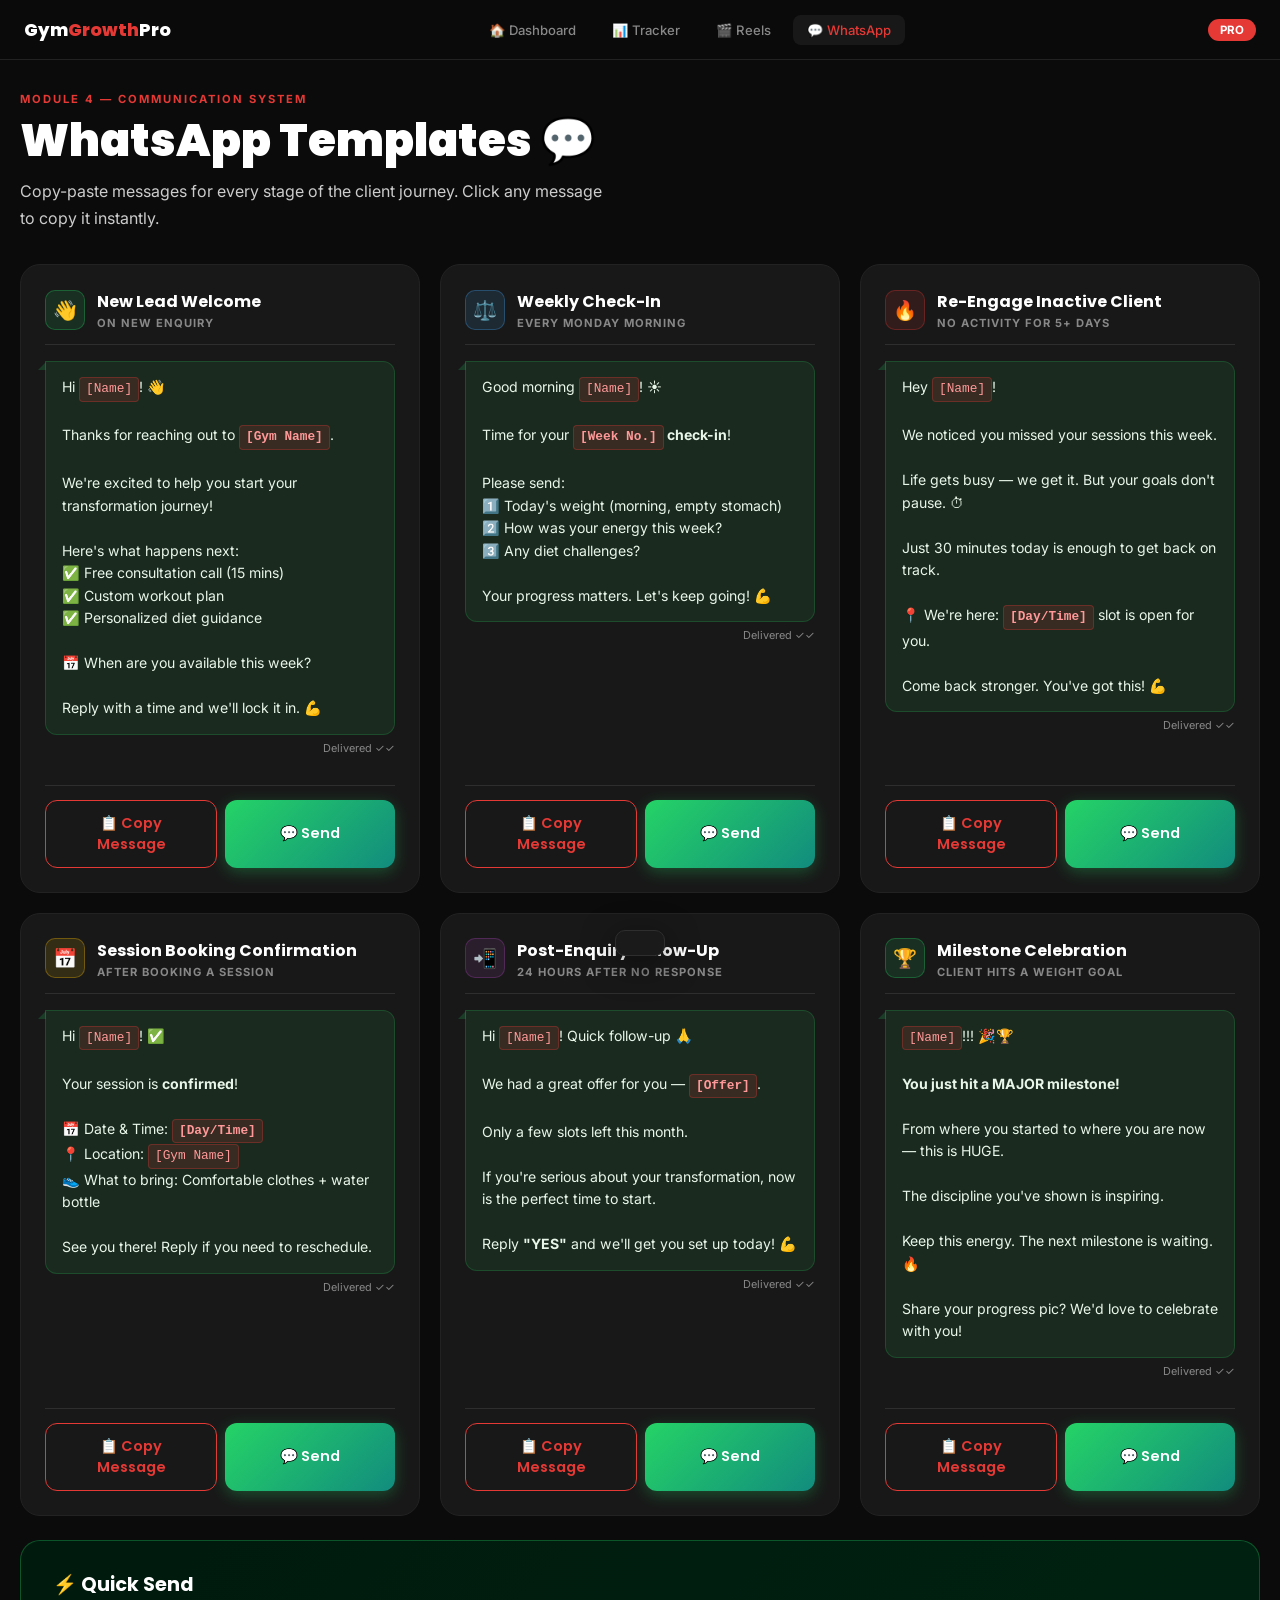
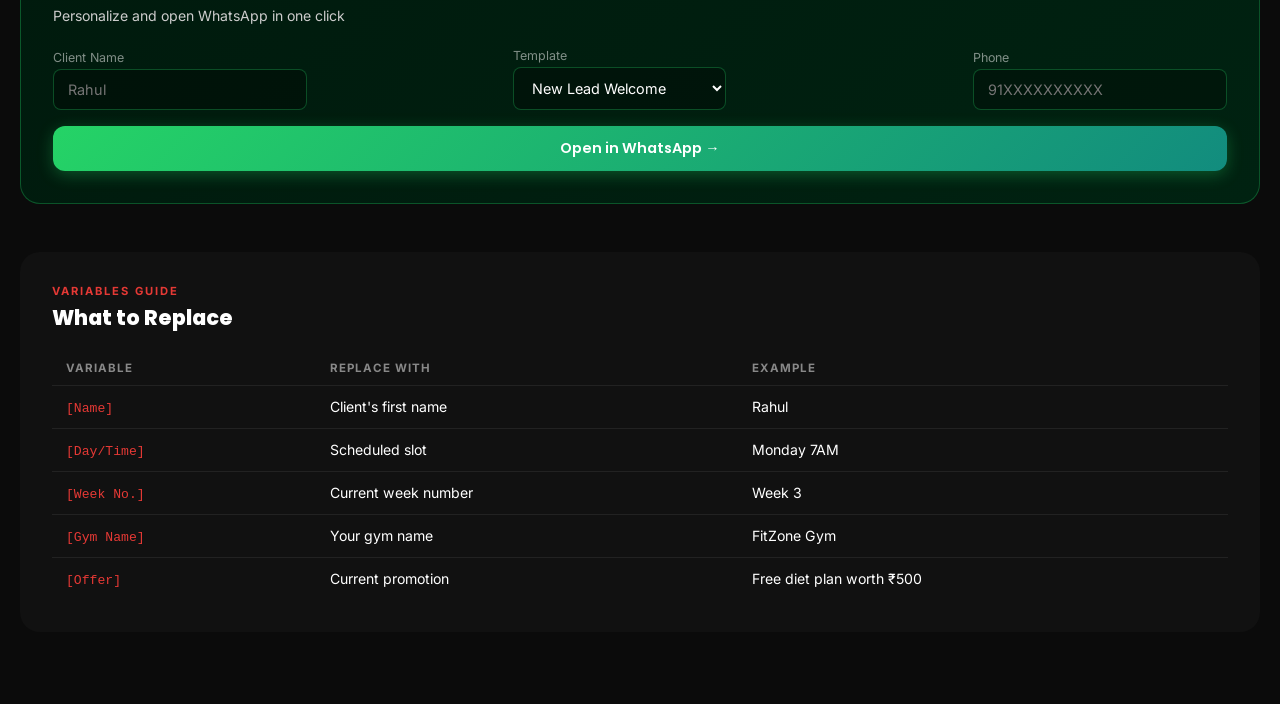
<file: pro_10000/owner_dashboard/whatsapp.html>
<!DOCTYPE html>
<html lang="en">
<head>
  <meta charset="UTF-8"/>
  <meta name="viewport" content="width=device-width,initial-scale=1"/>
  <title>WhatsApp Templates — Gym Growth System Pro</title>
  <link rel="stylesheet" href="shared.css"/>
  <style>
    body { padding-top: 60px; }
    .page-wrap { padding: 32px 0 80px; }

    .templates-grid { display:grid;grid-template-columns:repeat(auto-fill,minmax(320px,1fr));gap:20px;margin-top:32px; }

    .template-card { display:flex;flex-direction:column;gap:0; }
    .tpl-header { display:flex;align-items:center;gap:12px;padding:0 0 14px;border-bottom:1px solid var(--border2); }
    .tpl-icon { width:40px;height:40px;border-radius:10px;display:flex;align-items:center;justify-content:center;font-size:1.2rem;flex-shrink:0; }
    .tpl-icon-green { background:rgba(37,211,102,.12);border:1px solid rgba(37,211,102,.3); }
    .tpl-icon-red { background:rgba(229,57,53,.12);border:1px solid rgba(229,57,53,.3); }
    .tpl-icon-blue { background:rgba(66,165,245,.12);border:1px solid rgba(66,165,245,.3); }
    .tpl-icon-yellow { background:rgba(255,193,7,.12);border:1px solid rgba(255,193,7,.3); }
    .tpl-icon-purple { background:rgba(171,71,188,.12);border:1px solid rgba(171,71,188,.3); }
    .tpl-trigger { font-size:.7rem;font-weight:700;text-transform:uppercase;letter-spacing:1px;color:var(--gray2);margin-top:2px; }
    .tpl-name { font-family:var(--font-h);font-size:1rem;font-weight:700; }

    /* WhatsApp bubble */
    .wa-bubble-wrap { padding:16px 0;flex:1; }
    .wa-bubble {
      background:#1a2a1e;border:1px solid rgba(37,211,102,.2);border-radius:0 12px 12px 12px;
      padding:14px 16px;font-size:.88rem;line-height:1.6;color:#e8f5e9;
      position:relative;white-space:pre-wrap;word-break:break-word;
    }
    .wa-bubble::before {
      content:'';position:absolute;top:0;left:-8px;
      border-right:8px solid rgba(37,211,102,.2);
      border-top:8px solid transparent;
    }
    .wa-time { font-size:.68rem;color:var(--gray2);text-align:right;margin-top:6px; }

    /* Variables highlight */
    .var-chip { display:inline-block;background:rgba(229,57,53,.15);border:1px solid rgba(229,57,53,.3);border-radius:4px;padding:1px 6px;font-size:.8rem;color:#ff9999;font-family:monospace; }

    .tpl-actions { display:flex;gap:8px;margin-top:14px;padding-top:14px;border-top:1px solid var(--border2); }
    .tpl-actions button { flex:1; }

    /* VARIABLES GUIDE */
    .vars-guide { background:var(--bg2);border-radius:var(--radius-lg);padding:32px;margin-top:48px; }
    .vars-table { width:100%;border-collapse:collapse;margin-top:20px; }
    .vars-table th { text-align:left;padding:10px 14px;font-size:.72rem;font-weight:700;text-transform:uppercase;letter-spacing:1px;color:var(--gray2);border-bottom:1px solid var(--border); }
    .vars-table td { padding:12px 14px;font-size:.88rem;border-bottom:1px solid var(--border); }
    .vars-table tr:last-child td { border-bottom:none; }
    .vars-table code { font-family:monospace;color:var(--red);font-size:.82rem; }

    /* QUICK SEND */
    .quick-send { background:linear-gradient(135deg,#001a0d,#002211);border:1px solid rgba(37,211,102,.3);border-radius:var(--radius-lg);padding:32px;margin-top:24px; }
    .quick-send h3 { font-size:1.2rem;font-weight:700;margin-bottom:8px; }
    .quick-form { display:grid;grid-template-columns:1fr 1fr auto;gap:12px;align-items:flex-end;margin-top:20px; }
    .quick-form input { background:rgba(0,0,0,.3);border:1px solid rgba(37,211,102,.3);border-radius:8px;padding:11px 14px;color:#fff;font-family:var(--font-b);font-size:.9rem;outline:none; }
    .quick-form input:focus { border-color:var(--green); }
    .quick-form select { background:rgba(0,0,0,.3);border:1px solid rgba(37,211,102,.3);border-radius:8px;padding:11px 14px;color:#fff;font-family:var(--font-b);font-size:.9rem;outline:none; }

    @media(max-width:768px){
      .templates-grid { grid-template-columns:1fr; }
      .quick-form { grid-template-columns:1fr; }
    }
  </style>
</head>
<body>
<nav class="sys-nav">
  <div class="sys-nav-inner">
    <div class="sys-nav-logo">Gym<span>Growth</span>Pro</div>
    <div class="sys-nav-links">
      <a href="index.html">🏠 <span>Dashboard</span></a>
      <a href="tracker.html">📊 <span>Tracker</span></a>
      <a href="reels.html">🎬 <span>Reels</span></a>
      <a href="whatsapp.html" class="active">💬 <span>WhatsApp</span></a>
    </div>
    <div class="sys-nav-badge">PRO</div>
  </div>
</nav>

<div class="wrap page-wrap">
  <div style="margin-bottom:32px">
    <span class="sec-label">Module 4 — Communication System</span>
    <h1 style="font-size:clamp(1.8rem,4vw,2.8rem);font-weight:900;">WhatsApp Templates 💬</h1>
    <p style="max-width:600px;margin-top:10px">Copy-paste messages for every stage of the client journey. Click any message to copy it instantly.</p>
  </div>

  <div class="templates-grid" id="templates-grid"></div>

  <!-- QUICK SEND -->
  <div class="quick-send">
    <h3>⚡ Quick Send</h3>
    <p style="font-size:.88rem">Personalize and open WhatsApp in one click</p>
    <div class="quick-form">
      <div>
        <label style="font-size:.78rem;color:rgba(255,255,255,.5);display:block;margin-bottom:4px">Client Name</label>
        <input type="text" id="qs-name" placeholder="Rahul"/>
      </div>
      <div>
        <label style="font-size:.78rem;color:rgba(255,255,255,.5);display:block;margin-bottom:4px">Template</label>
        <select id="qs-template">
          <option value="lead">New Lead Welcome</option>
          <option value="week">Weekly Check-In</option>
          <option value="inactive">Re-Engage Inactive</option>
          <option value="confirm">Booking Confirmation</option>
          <option value="followup">Post-Enquiry Follow-Up</option>
          <option value="milestone">Milestone Celebration</option>
        </select>
      </div>
      <div>
        <label style="font-size:.78rem;color:rgba(255,255,255,.5);display:block;margin-bottom:4px">Phone</label>
        <input type="tel" id="qs-phone" placeholder="91XXXXXXXXXX"/>
      </div>
    </div>
    <button class="btn btn-green" style="margin-top:16px;width:100%" onclick="quickSend()">
      Open in WhatsApp →
    </button>
  </div>

  <!-- VARIABLES GUIDE -->
  <div class="vars-guide">
    <span class="sec-label">Variables Guide</span>
    <h2 style="font-size:1.3rem;font-weight:800;">What to Replace</h2>
    <table class="vars-table">
      <thead><tr><th>Variable</th><th>Replace with</th><th>Example</th></tr></thead>
      <tbody>
        <tr><td><code>[Name]</code></td><td>Client's first name</td><td>Rahul</td></tr>
        <tr><td><code>[Day/Time]</code></td><td>Scheduled slot</td><td>Monday 7AM</td></tr>
        <tr><td><code>[Week No.]</code></td><td>Current week number</td><td>Week 3</td></tr>
        <tr><td><code>[Gym Name]</code></td><td>Your gym name</td><td>FitZone Gym</td></tr>
        <tr><td><code>[Offer]</code></td><td>Current promotion</td><td>Free diet plan worth ₹500</td></tr>
      </tbody>
    </table>
  </div>
</div>

<div class="toast" id="toast"></div>

<script>
const TEMPLATES = [
  {
    id: 'lead',
    name: 'New Lead Welcome',
    trigger: 'On new enquiry',
    icon: '👋',
    iconClass: 'tpl-icon-green',
    message: `Hi [Name]! 👋

Thanks for reaching out to *[Gym Name]*.

We're excited to help you start your transformation journey!

Here's what happens next:
✅ Free consultation call (15 mins)
✅ Custom workout plan
✅ Personalized diet guidance

📅 When are you available this week?

Reply with a time and we'll lock it in. 💪`,
    quickKey: 'lead'
  },
  {
    id: 'week',
    name: 'Weekly Check-In',
    trigger: 'Every Monday morning',
    icon: '⚖️',
    iconClass: 'tpl-icon-blue',
    message: `Good morning [Name]! ☀️

Time for your *[Week No.] check-in*!

Please send:
1️⃣ Today's weight (morning, empty stomach)
2️⃣ How was your energy this week?
3️⃣ Any diet challenges?

Your progress matters. Let's keep going! 💪`,
    quickKey: 'week'
  },
  {
    id: 'inactive',
    name: 'Re-Engage Inactive Client',
    trigger: 'No activity for 5+ days',
    icon: '🔥',
    iconClass: 'tpl-icon-red',
    message: `Hey [Name]! 

We noticed you missed your sessions this week.

Life gets busy — we get it. But your goals don't pause. ⏱

Just 30 minutes today is enough to get back on track.

📍 We're here: *[Day/Time]* slot is open for you.

Come back stronger. You've got this! 💪`,
    quickKey: 'inactive'
  },
  {
    id: 'confirm',
    name: 'Session Booking Confirmation',
    trigger: 'After booking a session',
    icon: '📅',
    iconClass: 'tpl-icon-yellow',
    message: `Hi [Name]! ✅

Your session is *confirmed*!

📅 Date & Time: *[Day/Time]*
📍 Location: [Gym Name]
👟 What to bring: Comfortable clothes + water bottle

See you there! Reply if you need to reschedule.`,
    quickKey: 'confirm'
  },
  {
    id: 'followup',
    name: 'Post-Enquiry Follow-Up',
    trigger: '24 hours after no response',
    icon: '📲',
    iconClass: 'tpl-icon-purple',
    message: `Hi [Name]! Quick follow-up 🙏

We had a great offer for you — *[Offer]*.

Only a few slots left this month.

If you're serious about your transformation, now is the perfect time to start.

Reply *"YES"* and we'll get you set up today! 💪`,
    quickKey: 'followup'
  },
  {
    id: 'milestone',
    name: 'Milestone Celebration',
    trigger: 'Client hits a weight goal',
    icon: '🏆',
    iconClass: 'tpl-icon-green',
    message: `[Name]!!! 🎉🏆

*You just hit a MAJOR milestone!*

From where you started to where you are now — this is HUGE.

The discipline you've shown is inspiring. 

Keep this energy. The next milestone is waiting. 🔥

Share your progress pic? We'd love to celebrate with you!`,
    quickKey: 'milestone'
  }
];

const quickMessages = {
  lead: TEMPLATES.find(t => t.id === 'lead').message,
  week: TEMPLATES.find(t => t.id === 'week').message,
  inactive: TEMPLATES.find(t => t.id === 'inactive').message,
  confirm: TEMPLATES.find(t => t.id === 'confirm').message,
  followup: TEMPLATES.find(t => t.id === 'followup').message,
  milestone: TEMPLATES.find(t => t.id === 'milestone').message
};

function highlightVars(text) {
  return text
    .replace(/\[([^\]]+)\]/g, '<span class="var-chip">[$1]</span>')
    .replace(/\*(.*?)\*/g, '<strong>$1</strong>');
}

function renderTemplates() {
  document.getElementById('templates-grid').innerHTML = TEMPLATES.map(t => `
    <div class="card template-card">
      <div class="tpl-header">
        <div class="tpl-icon ${t.iconClass}">${t.icon}</div>
        <div>
          <div class="tpl-name">${t.name}</div>
          <div class="tpl-trigger">${t.trigger}</div>
        </div>
      </div>
      <div class="wa-bubble-wrap">
        <div class="wa-bubble">${highlightVars(t.message)}</div>
        <div class="wa-time">Delivered ✓✓</div>
      </div>
      <div class="tpl-actions">
        <button class="btn btn-outline btn-sm" onclick="copyTemplate('${t.id}')">📋 Copy Message</button>
        <button class="btn btn-green btn-sm" onclick="openWA('${t.id}')">💬 Send</button>
      </div>
    </div>
  `).join('');
}

function copyTemplate(id) {
  const t = TEMPLATES.find(t => t.id === id);
  navigator.clipboard.writeText(t.message).then(() => showToast('✅ Message copied!'));
}

function openWA(id) {
  const t = TEMPLATES.find(t => t.id === id);
  const encoded = encodeURIComponent(t.message.replace(/\*/g,''));
  window.open(`https://wa.me/?text=${encoded}`, '_blank');
}

function quickSend() {
  const name = document.getElementById('qs-name').value || '[Name]';
  const phone = document.getElementById('qs-phone').value.replace(/\D/g,'');
  const key = document.getElementById('qs-template').value;
  let msg = quickMessages[key] || '';
  msg = msg.replace(/\[Name\]/g, name);
  const encoded = encodeURIComponent(msg.replace(/\*/g,''));
  const url = phone ? `https://wa.me/${phone}?text=${encoded}` : `https://wa.me/?text=${encoded}`;
  window.open(url, '_blank');
}

function showToast(msg) {
  const t = document.getElementById('toast');
  t.textContent = msg;
  t.classList.add('show');
  setTimeout(() => t.classList.remove('show'), 2000);
}

renderTemplates();
</script>
</body>
</html>
</file>
<file: hub-styles.css>
*,*::before,*::after{box-sizing:border-box;margin:0;padding:0}
:root{
  --bg:#060606;--bg2:#0e0e0e;--bg3:#161616;
  --white:#f2f2f2;--gray:#999;--gray2:#555;
  --green:#00ff88;--green-g:rgba(0,255,136,.2);--green-d:rgba(0,255,136,.07);
  --red:#ff4444;--red-d:rgba(255,68,68,.1);
  --font-h:'Space Grotesk',sans-serif;--font-b:'Inter',sans-serif;
  --r:14px;--glass:rgba(255,255,255,.035);--gb:rgba(255,255,255,.07);
}
html{scroll-behavior:smooth;overflow-x:hidden}
body{font-family:var(--font-b);background:var(--bg);color:var(--white);overflow-x:hidden;line-height:1.65}
a{text-decoration:none;color:inherit}::selection{background:var(--green);color:#000}
.wrap{max-width:1060px;margin:0 auto;padding:0 24px}

/* NAV */
.nav{position:fixed;top:0;left:0;right:0;z-index:100;padding:14px 28px;display:flex;align-items:center;justify-content:space-between;
  background:rgba(6,6,6,.85);backdrop-filter:blur(18px);border-bottom:1px solid var(--gb)}
.nav-logo{font-family:var(--font-h);font-size:1.25rem;font-weight:800;letter-spacing:-.5px}
.nav-logo i{color:var(--green);font-style:normal}
.nav-r{display:flex;gap:10px;align-items:center}
.nav-link{font-size:.82rem;color:var(--gray);font-weight:500;padding:8px 14px;transition:color .3s}
.nav-link:hover{color:var(--white)}
.nav-btn{padding:10px 22px;background:var(--green);color:#000;border-radius:8px;font-weight:700;font-size:.82rem;transition:all .3s}
.nav-btn:hover{box-shadow:0 6px 24px var(--green-g);transform:translateY(-2px)}

/* HERO */
.hero{min-height:100vh;display:flex;align-items:center;position:relative;overflow:hidden;padding:100px 0 80px}
.hero-tex{position:absolute;inset:0;
  background:repeating-linear-gradient(0deg,transparent,transparent 59px,rgba(255,255,255,.015) 59px,rgba(255,255,255,.015) 60px),
             repeating-linear-gradient(90deg,transparent,transparent 59px,rgba(255,255,255,.015) 59px,rgba(255,255,255,.015) 60px);
  mask-image:radial-gradient(ellipse 55% 55% at 50% 50%,#000,transparent)}
.hero-glow{position:absolute;width:500px;height:500px;border-radius:50%;filter:blur(100px);opacity:.35;
  background:radial-gradient(circle,rgba(0,255,136,.15),transparent 70%);top:-80px;right:-100px;animation:drift 10s ease-in-out infinite alternate}
.hero-glow2{background:radial-gradient(circle,rgba(255,68,68,.08),transparent 70%);top:auto;bottom:-100px;left:-100px;right:auto;animation-delay:5s}
@keyframes drift{0%{transform:translate(0,0)}100%{transform:translate(40px,-40px)}}
.hero-inner{position:relative;z-index:2;text-align:center;max-width:700px;margin:0 auto}
.hero-tag{display:inline-flex;align-items:center;gap:8px;padding:7px 18px;border-radius:50px;font-size:.72rem;font-weight:600;letter-spacing:.5px;text-transform:uppercase;
  background:var(--green-d);border:1px solid rgba(0,255,136,.15);color:var(--green);margin-bottom:28px}
.hero-tag .dot{width:7px;height:7px;border-radius:50%;background:var(--green);box-shadow:0 0 8px var(--green);animation:pulse 2s infinite}
@keyframes pulse{0%,100%{opacity:1}50%{opacity:.3}}
.hero h1{font-family:var(--font-h);font-size:clamp(2.4rem,6vw,4.2rem);font-weight:800;line-height:1.08;letter-spacing:-2px;margin-bottom:18px}
.hero h1 em{font-style:normal;color:var(--green)}
.hero-sub{font-size:1.15rem;color:var(--gray);max-width:520px;margin:0 auto 36px}
.hero-ctas{display:flex;gap:14px;justify-content:center;flex-wrap:wrap}
.btn{padding:16px 32px;border-radius:12px;font-size:.95rem;font-weight:700;transition:all .3s;display:inline-flex;align-items:center;gap:8px}
.btn-g{background:var(--green);color:#000;box-shadow:0 4px 20px rgba(0,255,136,.15)}
.btn-g:hover{box-shadow:0 10px 36px var(--green-g);transform:translateY(-3px)}
.btn-o{border:1px solid var(--gb);color:var(--white);background:var(--glass)}
.btn-o:hover{border-color:var(--green);color:var(--green);transform:translateY(-3px)}

/* ANIM */
.fi{opacity:0;transform:translateY(24px);transition:all .6s cubic-bezier(.23,1,.32,1)}
.fi.v{opacity:1;transform:translateY(0)}
@keyframes fadeUp{from{opacity:0;transform:translateY(24px)}to{opacity:1;transform:translateY(0)}}
.hero-tag{animation:fadeUp .5s ease both}
.hero h1{animation:fadeUp .5s .1s ease both}
.hero-sub{animation:fadeUp .5s .2s ease both}
.hero-ctas{animation:fadeUp .5s .3s ease both}

/* SECTION BASE */
section{padding:88px 0}
.sh{text-align:center;margin-bottom:48px}
.sl{display:inline-block;font-size:.68rem;font-weight:700;text-transform:uppercase;letter-spacing:2px;color:var(--green);
  padding:6px 16px;border-radius:50px;background:var(--green-d);border:1px solid rgba(0,255,136,.12);margin-bottom:12px}
.st{font-family:var(--font-h);font-size:clamp(1.7rem,3.5vw,2.5rem);font-weight:800;letter-spacing:-.8px;line-height:1.15;margin-bottom:10px}
.ss{color:var(--gray);font-size:.95rem;max-width:500px;margin:0 auto}

/* PROBLEM */
.prob{background:var(--bg2);border-top:1px solid var(--gb);border-bottom:1px solid var(--gb)}
.prob-grid{display:grid;grid-template-columns:repeat(auto-fit,minmax(260px,1fr));gap:16px;max-width:900px;margin:0 auto 36px}
.prob-card{background:var(--bg);border:1px solid rgba(255,68,68,.08);border-radius:var(--r);padding:24px;position:relative;overflow:hidden}
.prob-card::before{content:'';position:absolute;top:0;left:0;right:0;height:2px;background:linear-gradient(90deg,transparent,var(--red),transparent);opacity:.4}
.prob-card .ic{font-size:1.5rem;margin-bottom:10px}
.prob-card h4{font-family:var(--font-h);font-size:.95rem;font-weight:700;margin-bottom:4px}
.prob-card p{color:var(--gray);font-size:.84rem}
.prob-fix{text-align:center;padding:18px 24px;background:var(--green-d);border:1px solid rgba(0,255,136,.15);border-radius:var(--r);
  font-family:var(--font-h);font-size:1.15rem;font-weight:700;color:var(--green);max-width:520px;margin:0 auto}

/* SOLUTION */
.sol-grid{display:grid;grid-template-columns:repeat(auto-fit,minmax(230px,1fr));gap:16px;max-width:960px;margin:0 auto}
.sol-card{background:var(--glass);backdrop-filter:blur(10px);border:1px solid var(--gb);border-radius:var(--r);padding:24px;transition:all .35s}
.sol-card:hover{border-color:rgba(0,255,136,.25);transform:translateY(-4px)}
.sol-card .ic{width:40px;height:40px;border-radius:10px;display:flex;align-items:center;justify-content:center;font-size:1.1rem;
  background:var(--green-d);border:1px solid rgba(0,255,136,.1);margin-bottom:14px}
.sol-card h4{font-family:var(--font-h);font-size:.95rem;font-weight:700;margin-bottom:4px}
.sol-card p{color:var(--gray);font-size:.84rem}

/* CTA BAND */
.cb{text-align:center;padding:40px 24px;position:relative}
.cb::before{content:'';position:absolute;inset:0;background:radial-gradient(ellipse at center,rgba(0,255,136,.03),transparent 60%)}
.cb *{position:relative}

/* DEMO PREVIEW */
.demo{background:var(--bg2);border-top:1px solid var(--gb);border-bottom:1px solid var(--gb)}
.demo-inner{display:flex;gap:40px;align-items:center;max-width:960px;margin:0 auto}
.demo-phone{flex:0 0 260px;position:relative}
.demo-phone-glow{position:absolute;width:300px;height:300px;border-radius:50%;top:50%;left:50%;transform:translate(-50%,-50%);
  background:radial-gradient(circle,rgba(0,255,136,.08),transparent 70%);pointer-events:none}
.pf{animation:pFloat 5s ease-in-out infinite}
@keyframes pFloat{0%,100%{transform:translateY(0) rotate(-1.5deg)}50%{transform:translateY(-10px) rotate(.8deg)}}
.ph{width:240px;margin:0 auto;border-radius:28px;border:2px solid rgba(255,255,255,.08);background:#111;overflow:hidden;
  box-shadow:0 24px 64px rgba(0,0,0,.5),0 0 40px rgba(0,255,136,.05)}
.ph-n{width:80px;height:18px;background:var(--bg);border-radius:0 0 10px 10px;margin:0 auto}
.ph-s{padding:12px;min-height:320px;display:flex;flex-direction:column;gap:7px;background:linear-gradient(180deg,#0b0b0b,#111)}
.ph-h{font-family:var(--font-h);font-size:.75rem;font-weight:700;text-align:center;padding:5px 0;color:var(--green)}
.ph-hero{background:linear-gradient(135deg,rgba(0,255,136,.06),rgba(0,0,0,.2));border-radius:8px;padding:14px 10px;text-align:center}
.ph-hero h3{font-family:var(--font-h);font-size:.7rem;font-weight:700;margin-bottom:3px}
.ph-hero p{font-size:.55rem;color:var(--gray);margin-bottom:7px}
.ph-b{display:block;padding:6px;background:var(--green);color:#000;border-radius:6px;font-size:.6rem;font-weight:700;text-align:center}
.ph-sec{background:var(--glass);border:1px solid var(--gb);border-radius:7px;padding:8px}
.ph-lbl{font-size:.55rem;font-weight:700;color:var(--green);text-transform:uppercase;letter-spacing:.8px;margin-bottom:3px}
.ph-bar{height:4px;border-radius:2px;background:rgba(255,255,255,.05);margin-bottom:2px}
.demo-text{flex:1}
.demo-text h2{font-family:var(--font-h);font-size:1.8rem;font-weight:800;letter-spacing:-.8px;margin-bottom:12px;line-height:1.15}
.demo-text p{color:var(--gray);font-size:.95rem;margin-bottom:20px}
/* WA chat preview */
.wa-preview{background:var(--bg3);border:1px solid var(--gb);border-radius:var(--r);padding:16px;max-width:340px}
.wa-header{display:flex;align-items:center;gap:10px;margin-bottom:12px;padding-bottom:10px;border-bottom:1px solid var(--gb)}
.wa-avatar{width:32px;height:32px;border-radius:50%;background:var(--green);display:flex;align-items:center;justify-content:center;font-size:.8rem;font-weight:700;color:#000}
.wa-name{font-family:var(--font-h);font-size:.82rem;font-weight:700}
.wa-online{font-size:.65rem;color:var(--green)}
.wa-msg{background:rgba(0,255,136,.06);border:1px solid rgba(0,255,136,.1);border-radius:0 10px 10px 10px;padding:10px 14px;font-size:.82rem;max-width:260px;margin-bottom:8px}
.wa-msg.out{background:var(--glass);border-color:var(--gb);border-radius:10px 0 10px 10px;margin-left:auto}
.wa-time{font-size:.6rem;color:var(--gray2);text-align:right}

/* URGENCY */
.urg{text-align:center;padding:28px 24px;background:var(--red-d);border:1px solid rgba(255,68,68,.15);border-radius:var(--r);max-width:600px;margin:0 auto}
.urg p{font-family:var(--font-h);font-size:1.1rem;font-weight:700;color:var(--red)}
.urg .sub{font-size:.85rem;color:var(--gray);margin-top:4px}

/* PRICING */
.pricing{background:var(--bg2);border-top:1px solid var(--gb)}
.pkg-grid{display:grid;grid-template-columns:repeat(auto-fit,minmax(240px,1fr));gap:16px;max-width:1060px;margin:0 auto}
.pkg{background:var(--bg);border:1px solid var(--gb);border-radius:16px;padding:28px 22px;display:flex;flex-direction:column;transition:all .4s;position:relative;overflow:hidden}
.pkg:hover{border-color:rgba(0,255,136,.3);transform:translateY(-5px);box-shadow:0 16px 48px rgba(0,0,0,.4)}
.pkg.hot{border-color:rgba(0,255,136,.2)}
.pkg.hot::before{content:'';position:absolute;top:0;left:0;right:0;height:3px;background:var(--green)}
.pkg-t{font-size:.65rem;font-weight:700;text-transform:uppercase;letter-spacing:1.5px;color:var(--green);margin-bottom:8px}
.pkg-n{font-family:var(--font-h);font-size:1.3rem;font-weight:800;margin-bottom:4px}
.pkg-p{font-family:var(--font-h);font-size:1.8rem;font-weight:800;color:var(--green);margin-bottom:14px}
.pkg-l{list-style:none;margin-bottom:20px;flex-grow:1}
.pkg-l li{padding:5px 0;font-size:.83rem;color:var(--gray);display:flex;align-items:center;gap:8px}
.pkg-l li::before{content:'✓';color:var(--green);font-weight:700;font-size:.7rem}
.pkg-a{display:block;padding:13px;border-radius:10px;text-align:center;font-weight:700;font-size:.85rem;transition:all .3s;border:1px solid var(--gb);color:var(--white)}
.pkg-a:hover{background:var(--green);color:#000;border-color:var(--green)}
.pkg.hot .pkg-a{background:var(--green);color:#000;border-color:var(--green)}
.pkg.hot .pkg-a:hover{box-shadow:0 8px 24px var(--green-g)}
.pkg-lk{display:flex;gap:6px;margin-top:8px}
.pkg-lk a{flex:1;padding:8px;border-radius:8px;text-align:center;font-size:.72rem;font-weight:600;border:1px solid var(--gb);transition:all .3s}
.pkg-lk a:hover{border-color:var(--green);color:var(--green)}

/* FINAL CTA */
.fcta{text-align:center;padding:100px 0;position:relative}
.fcta::before{content:'';position:absolute;inset:0;background:radial-gradient(ellipse at center,rgba(0,255,136,.05),transparent 60%)}
.fcta *{position:relative;z-index:1}

/* STICKY */
.sticky{display:none;position:fixed;bottom:0;left:0;right:0;z-index:200;padding:12px 16px;
  background:rgba(6,6,6,.95);backdrop-filter:blur(12px);border-top:1px solid rgba(0,255,136,.1)}
.sticky a{display:flex;align-items:center;justify-content:center;gap:8px;width:100%;padding:16px;background:var(--green);color:#000;
  border-radius:12px;font-weight:800;font-size:1rem}

footer{padding:28px;text-align:center;border-top:1px solid var(--gb)}
footer p{color:var(--gray2);font-size:.78rem}footer a{color:var(--green)}

@media(max-width:768px){
  .nav{padding:12px 16px}.nav-link{display:none}
  .hero{padding:100px 0 60px}
  section{padding:64px 0}
  .demo-inner{flex-direction:column;text-align:center}
  .demo-phone{flex:auto;max-width:220px}
  .ph{width:210px}.ph-s{min-height:280px}
  .wa-preview{margin:0 auto}
  .pkg-grid{grid-template-columns:1fr}
  .sticky{display:block}
}
@media(prefers-reduced-motion:reduce){*{animation-duration:.01ms!important;transition-duration:.01ms!important}}
</file>
<file: basic_1500/styles.css>
:root {
  --bg: #f9f9f9;
  --text: #222;
  --primary: #e53935;
}

* {
  margin: 0;
  padding: 0;
  box-sizing: border-box;
  font-family: 'Inter', sans-serif;
}

body {
  background: var(--bg);
  color: var(--text);
  line-height: 1.6;
}

.container {
  max-width: 800px;
  margin: 0 auto;
  padding: 0 24px;
  text-align: center;
}

header {
  background: #111;
  color: #fff;
  padding: 24px 0;
}

header h1 {
  font-size: 2rem;
  font-weight: 800;
  letter-spacing: -0.5px;
}

.hero {
  padding: 80px 0;
  background: #fff;
  border-bottom: 1px solid #eaeaea;
}

.hero h2 {
  font-size: 2.8rem;
  margin-bottom: 16px;
  color: #111;
  line-height: 1.2;
}

.hero p {
  font-size: 1.15rem;
  color: #555;
  margin-bottom: 32px;
  max-width: 600px;
  margin-left: auto;
  margin-right: auto;
}

.btn {
  display: inline-block;
  background: var(--primary);
  color: #fff;
  padding: 16px 36px;
  text-decoration: none;
  border-radius: 8px;
  font-weight: 600;
  font-size: 1.1rem;
  transition: background 0.3s;
  box-shadow: 0 4px 12px rgba(229,57,53,0.3);
}

.btn:hover {
  background: #d32f2f;
}

.info {
  padding: 60px 0;
}

.info h3 {
  font-size: 1.8rem;
  margin-bottom: 16px;
  color: #111;
}

.map-container {
  border-radius: 12px;
  overflow: hidden;
  height: 300px;
  background: #e0e0e0;
  border: 1px solid #ccc;
  width: 100%;
}

.map-container iframe {
  width: 100%;
  height: 100%;
  border: none;
}

footer {
  text-align: center;
  padding: 40px;
  font-size: 0.95rem;
  color: #777;
  border-top: 1px solid #eaeaea;
}

/* WhatsApp Float */
.wa-float {
  position: fixed;
  bottom: 32px;
  right: 32px;
  width: 64px;
  height: 64px;
  background: #25D366;
  color: #fff;
  border-radius: 50%;
  display: flex;
  align-items: center;
  justify-content: center;
  box-shadow: 0 4px 16px rgba(37,211,102,0.4);
  transition: transform 0.3s;
  z-index: 1000;
}

.wa-float:hover {
  transform: scale(1.1);
}

.wa-float svg {
  width: 36px;
  height: 36px;
}

@media (max-width: 600px) {
  .hero h2 { font-size: 2.2rem; }
  .wa-float { width: 56px; height: 56px; bottom: 20px; right: 20px; }
  .wa-float svg { width: 32px; height: 32px; }
}
</file>
<file: basic_plus_2000/styles.css>
:root {
  --bg: #0b0b0b;
  --bg-light: #161616;
  --text: #f5f5f5;
  --text-muted: #aaa;
  --primary: #e53935;
  --primary-hover: #f44336;
}

* { margin: 0; padding: 0; box-sizing: border-box; }
body { background: var(--bg); color: var(--text); font-family: 'Inter', sans-serif; line-height: 1.6; }
h1, h2, h3 { font-family: 'Poppins', sans-serif; }

.container { max-width: 1000px; margin: 0 auto; padding: 0 24px; }

.navbar { position: absolute; top: 0; width: 100%; padding: 24px 0; z-index: 10; }
.nav-content { display: flex; justify-content: space-between; align-items: center; }
.logo { font-size: 1.8rem; font-weight: 800; color: #fff; font-family: 'Poppins', sans-serif; }
.logo span { color: var(--primary); }
.socials a { color: #fff; text-decoration: none; font-weight: 500; font-size: 0.95rem; }

.hero { position: relative; min-height: 80vh; display: flex; align-items: center; justify-content: center; text-align: center; }
.hero-bg { position: absolute; top: 0; left: 0; width: 100%; height: 100%; background-size: cover; background-position: center; z-index: 1; }
.hero-overlay { position: absolute; top: 0; left: 0; width: 100%; height: 100%; background: linear-gradient(to bottom, rgba(0,0,0,0.8) 0%, rgba(11,11,11,1) 100%); z-index: 2; }
.hero-content { position: relative; z-index: 3; padding-top: 80px; }

.hero h2 { font-size: clamp(2.5rem, 6vw, 4.5rem); font-weight: 800; line-height: 1.1; margin-bottom: 24px; text-transform: uppercase; }
.highlight { color: var(--primary); }
.hero p { font-size: 1.2rem; color: var(--text-muted); max-width: 600px; margin: 0 auto 40px; }

.btn { display: inline-block; background: var(--primary); color: #fff; padding: 16px 40px; text-decoration: none; border-radius: 4px; font-weight: 600; font-size: 1.1rem; text-transform: uppercase; letter-spacing: 1px; transition: all 0.3s; }
.btn:hover { background: var(--primary-hover); transform: translateY(-2px); box-shadow: 0 10px 20px rgba(229,57,53,0.3); }

.dark-section { background: var(--bg); padding: 80px 0; text-align: center; }
.dark-section h3 { font-size: 2.2rem; margin-bottom: 16px; }
.phone-num { font-size: 1.3rem; font-weight: 600; color: #fff; margin-bottom: 32px; }

.map-container { border-radius: 12px; overflow: hidden; height: 400px; background: #222; border: 1px solid #333; width: 100%; max-width: 800px; margin: 0 auto; }
.map-container iframe { width: 100%; height: 100%; border: none; }

footer { background: var(--bg-light); text-align: center; padding: 60px 24px; border-top: 1px solid #222; }
.footer-logo { font-size: 1.5rem; font-family: 'Poppins', sans-serif; font-weight: 800; color: #fff; margin-bottom: 12px; }
footer p { color: var(--text-muted); font-size: 0.9rem; }

/* WhatsApp Float */
.wa-float { position: fixed; bottom: 32px; right: 32px; width: 64px; height: 64px; background: #25D366; color: #fff; border-radius: 50%; display: flex; align-items: center; justify-content: center; box-shadow: 0 8px 24px rgba(37,211,102,0.3); transition: transform 0.3s; z-index: 1000; }
.wa-float:hover { transform: scale(1.1); }
.wa-float svg { width: 32px; height: 32px; }

@media (max-width: 600px) {
  .wa-float { width: 56px; height: 56px; bottom: 20px; right: 20px; }
  .wa-float svg { width: 28px; height: 28px; }
}
</file>
<file: pro_10000/owner_dashboard/shared.css>
/* ============================================
   GYM GROWTH SYSTEM PRO — Shared Design System
   ============================================ */
@import url('https://fonts.googleapis.com/css2?family=Poppins:wght@400;500;600;700;800;900&family=Inter:wght@300;400;500;600&display=swap');

:root {
  --bg:       #0B0B0B;
  --bg2:      #111111;
  --bg3:      #181818;
  --border:   #222222;
  --border2:  #2e2e2e;
  --red:      #E53935;
  --red-dark: #C62828;
  --red-glow: rgba(229,57,53,0.35);
  --green:    #25D366;
  --white:    #FFFFFF;
  --gray1:    #CCCCCC;
  --gray2:    #888888;
  --gray3:    #444444;
  --font-h:   'Poppins', sans-serif;
  --font-b:   'Inter', sans-serif;
  --radius:   12px;
  --radius-lg:20px;
}

*, *::before, *::after { box-sizing: border-box; margin: 0; padding: 0; }
html { scroll-behavior: smooth; }
body { font-family: var(--font-b); background: var(--bg); color: var(--white); overflow-x: hidden; }
h1,h2,h3,h4,h5 { font-family: var(--font-h); line-height: 1.2; }
a { text-decoration: none; color: inherit; }
p { color: var(--gray1); line-height: 1.7; }
ul { list-style: none; }

/* SHARED NAV */
.sys-nav {
  position: fixed; top: 0; left: 0; right: 0; z-index: 900;
  height: 60px; background: rgba(11,11,11,0.9);
  backdrop-filter: blur(14px); -webkit-backdrop-filter: blur(14px);
  border-bottom: 1px solid var(--border);
  display: flex; align-items: center; padding: 0 24px;
}
.sys-nav-inner {
  max-width: 1240px; margin: 0 auto; width: 100%;
  display: flex; align-items: center; justify-content: space-between;
}
.sys-nav-logo { font-family: var(--font-h); font-size: 1.1rem; font-weight: 800; }
.sys-nav-logo span { color: var(--red); }
.sys-nav-links { display: flex; gap: 8px; }
.sys-nav-links a {
  padding: 7px 14px; border-radius: 8px; font-size: 0.82rem; font-weight: 500;
  color: var(--gray2); transition: background 0.2s, color 0.2s;
}
.sys-nav-links a:hover, .sys-nav-links a.active { background: var(--bg3); color: var(--white); }
.sys-nav-links a.active { color: var(--red); }
.sys-nav-badge {
  background: var(--red); color: #fff; font-size: 0.72rem; font-weight: 700;
  padding: 4px 12px; border-radius: 20px;
}

/* CONTAINER */
.wrap { max-width: 1240px; margin: 0 auto; padding: 0 24px; }

/* PAGE HEADER */
.page-header { padding: 100px 0 48px; }
.page-header .tag { font-size: 0.72rem; font-weight: 700; letter-spacing: 2px; text-transform: uppercase; color: var(--red); display: block; margin-bottom: 10px; }
.page-header h1 { font-size: clamp(1.8rem, 3.5vw, 3rem); font-weight: 900; }
.page-header p { margin-top: 10px; max-width: 600px; font-size: 1rem; }

/* CARDS */
.card {
  background: var(--bg3); border: 1px solid var(--border); border-radius: var(--radius-lg);
  padding: 24px; transition: border-color 0.2s, transform 0.2s, box-shadow 0.2s;
}
.card:hover { border-color: rgba(229,57,53,0.3); transform: translateY(-2px); box-shadow: 0 8px 32px rgba(0,0,0,0.4); }

/* BUTTONS */
.btn {
  display: inline-flex; align-items: center; justify-content: center; gap: 8px;
  padding: 12px 24px; border-radius: var(--radius); font-family: var(--font-h);
  font-weight: 600; font-size: 0.9rem; cursor: pointer; border: none;
  transition: transform 0.15s, box-shadow 0.15s;
}
.btn:active { transform: scale(0.97); }
.btn-red { background: linear-gradient(135deg, var(--red), var(--red-dark)); color: #fff; box-shadow: 0 4px 16px var(--red-glow); }
.btn-red:hover { box-shadow: 0 6px 28px rgba(229,57,53,0.55); transform: translateY(-1px); }
.btn-outline { background: transparent; color: var(--red); border: 1.5px solid var(--red); }
.btn-outline:hover { background: rgba(229,57,53,0.08); }
.btn-ghost { background: var(--bg3); color: var(--white); border: 1px solid var(--border2); }
.btn-ghost:hover { border-color: var(--red); color: var(--red); }
.btn-green { background: linear-gradient(135deg, #25D366, #128C7E); color: #fff; box-shadow: 0 4px 16px rgba(37,211,102,0.3); }

/* BADGE */
.badge { display: inline-flex; align-items: center; gap: 6px; padding: 4px 12px; border-radius: 20px; font-size: 0.72rem; font-weight: 600; }
.badge-red { background: rgba(229,57,53,0.12); border: 1px solid rgba(229,57,53,0.3); color: #ff8888; }
.badge-green { background: rgba(37,211,102,0.12); border: 1px solid rgba(37,211,102,0.3); color: #55dd88; }
.badge-blue { background: rgba(66,165,245,0.12); border: 1px solid rgba(66,165,245,0.3); color: #77bbff; }

/* SECTION LABEL */
.sec-label { font-size: 0.7rem; font-weight: 700; letter-spacing: 2px; text-transform: uppercase; color: var(--red); margin-bottom: 8px; display: block; }

/* DIVIDER */
.divider { height: 1px; background: var(--border); margin: 40px 0; }

/* TOAST */
.toast {
  position: fixed; bottom: 24px; left: 50%; transform: translateX(-50%) translateY(80px);
  background: #1a1a1a; border: 1px solid var(--border2); border-radius: 10px;
  padding: 12px 24px; font-size: 0.88rem; color: var(--white);
  box-shadow: 0 8px 32px rgba(0,0,0,0.5);
  transition: transform 0.3s cubic-bezier(0.34,1.56,0.64,1);
  z-index: 9999; white-space: nowrap;
}
.toast.show { transform: translateX(-50%) translateY(0); }

/* SCROLLBAR */
::-webkit-scrollbar { width: 5px; }
::-webkit-scrollbar-track { background: var(--bg); }
::-webkit-scrollbar-thumb { background: var(--red); border-radius: 4px; }

/* RESPONSIVE */
@media (max-width: 768px) {
  .sys-nav-links a span { display: none; }
  .sys-nav-links a { padding: 7px 10px; }
}
</file>
